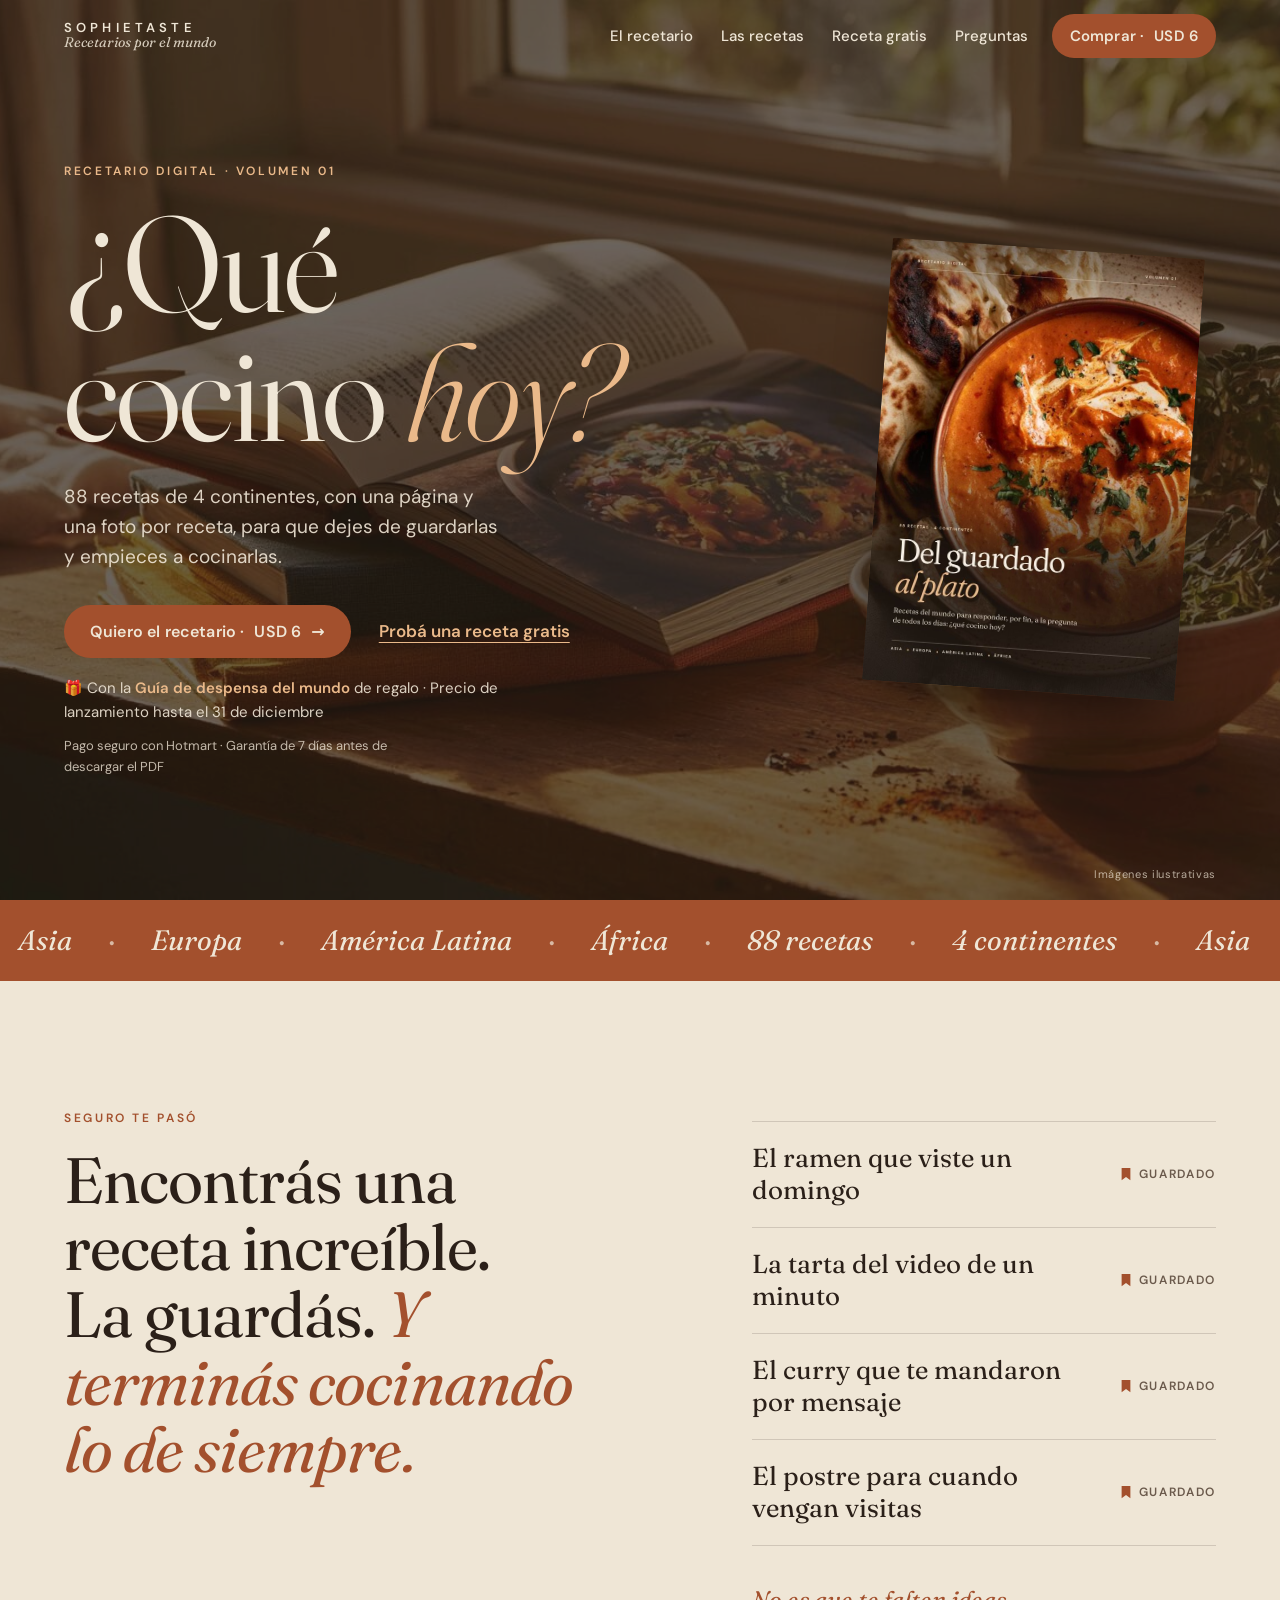
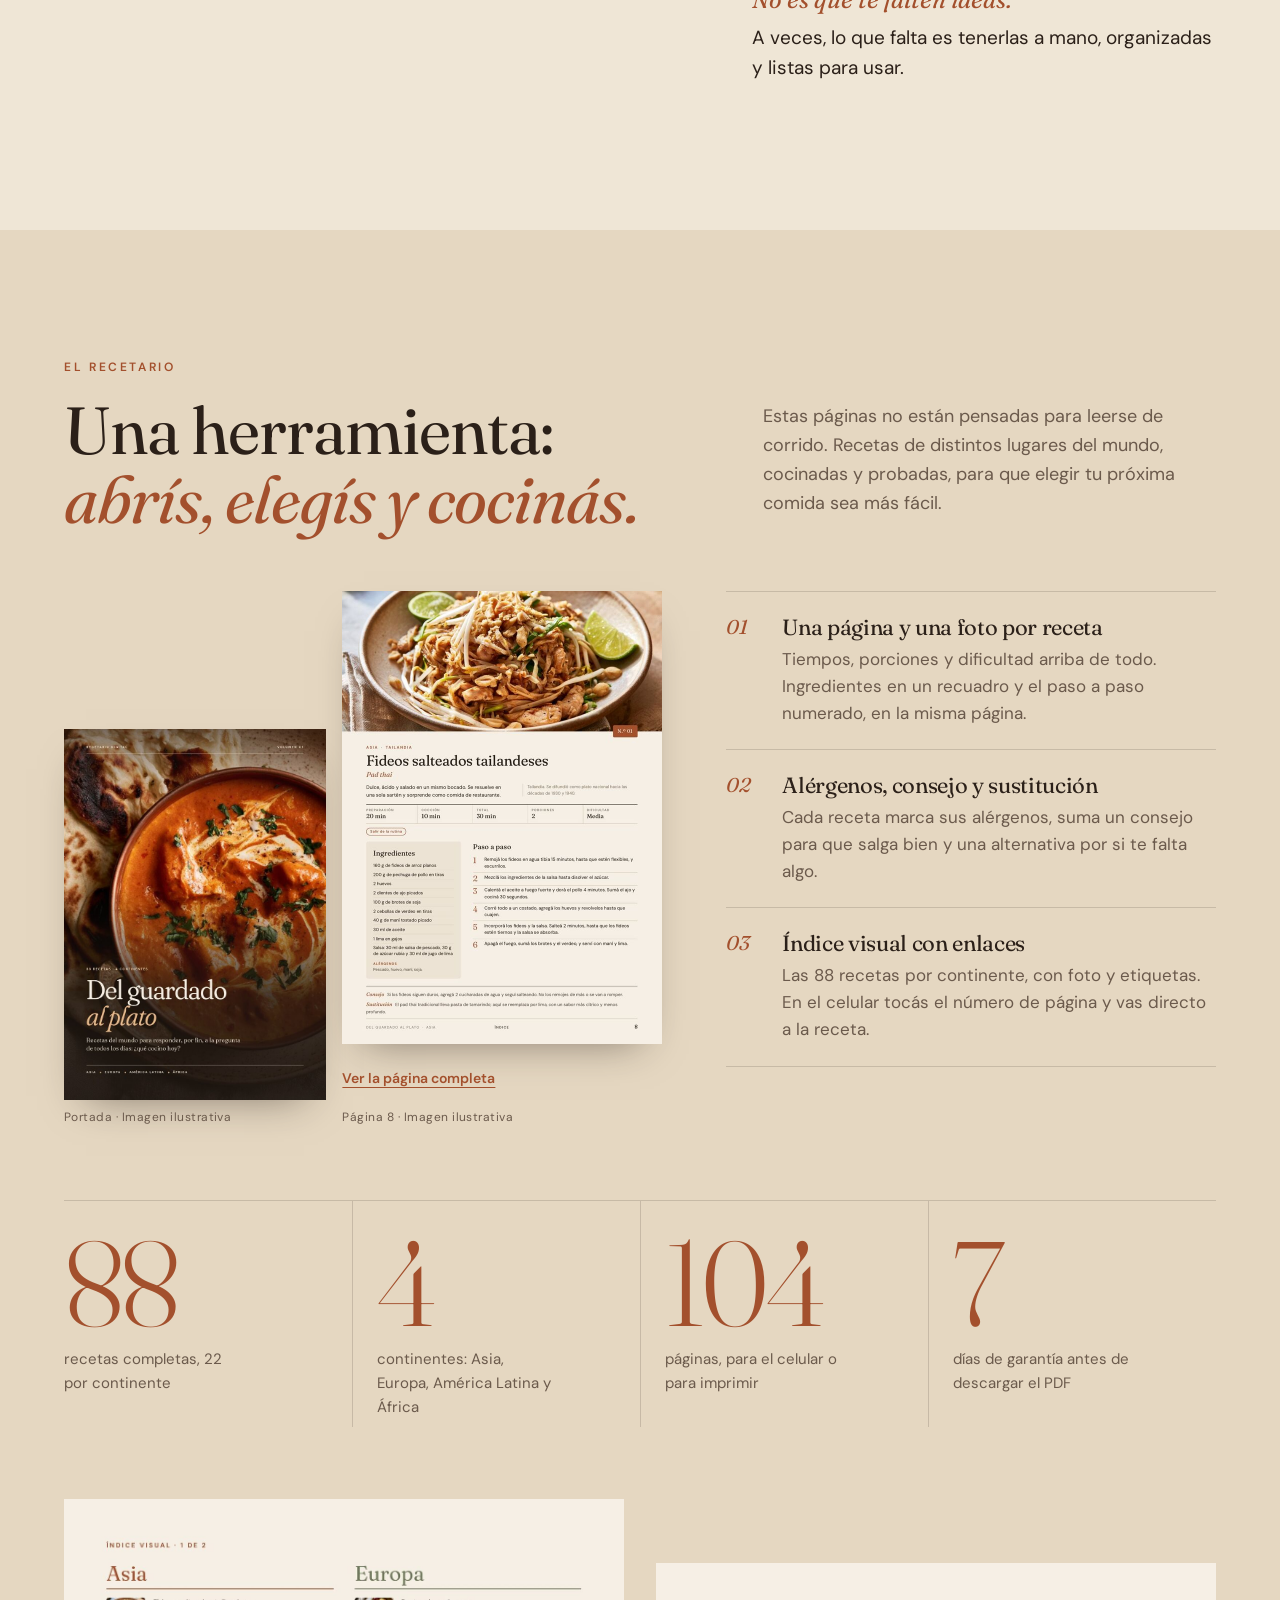
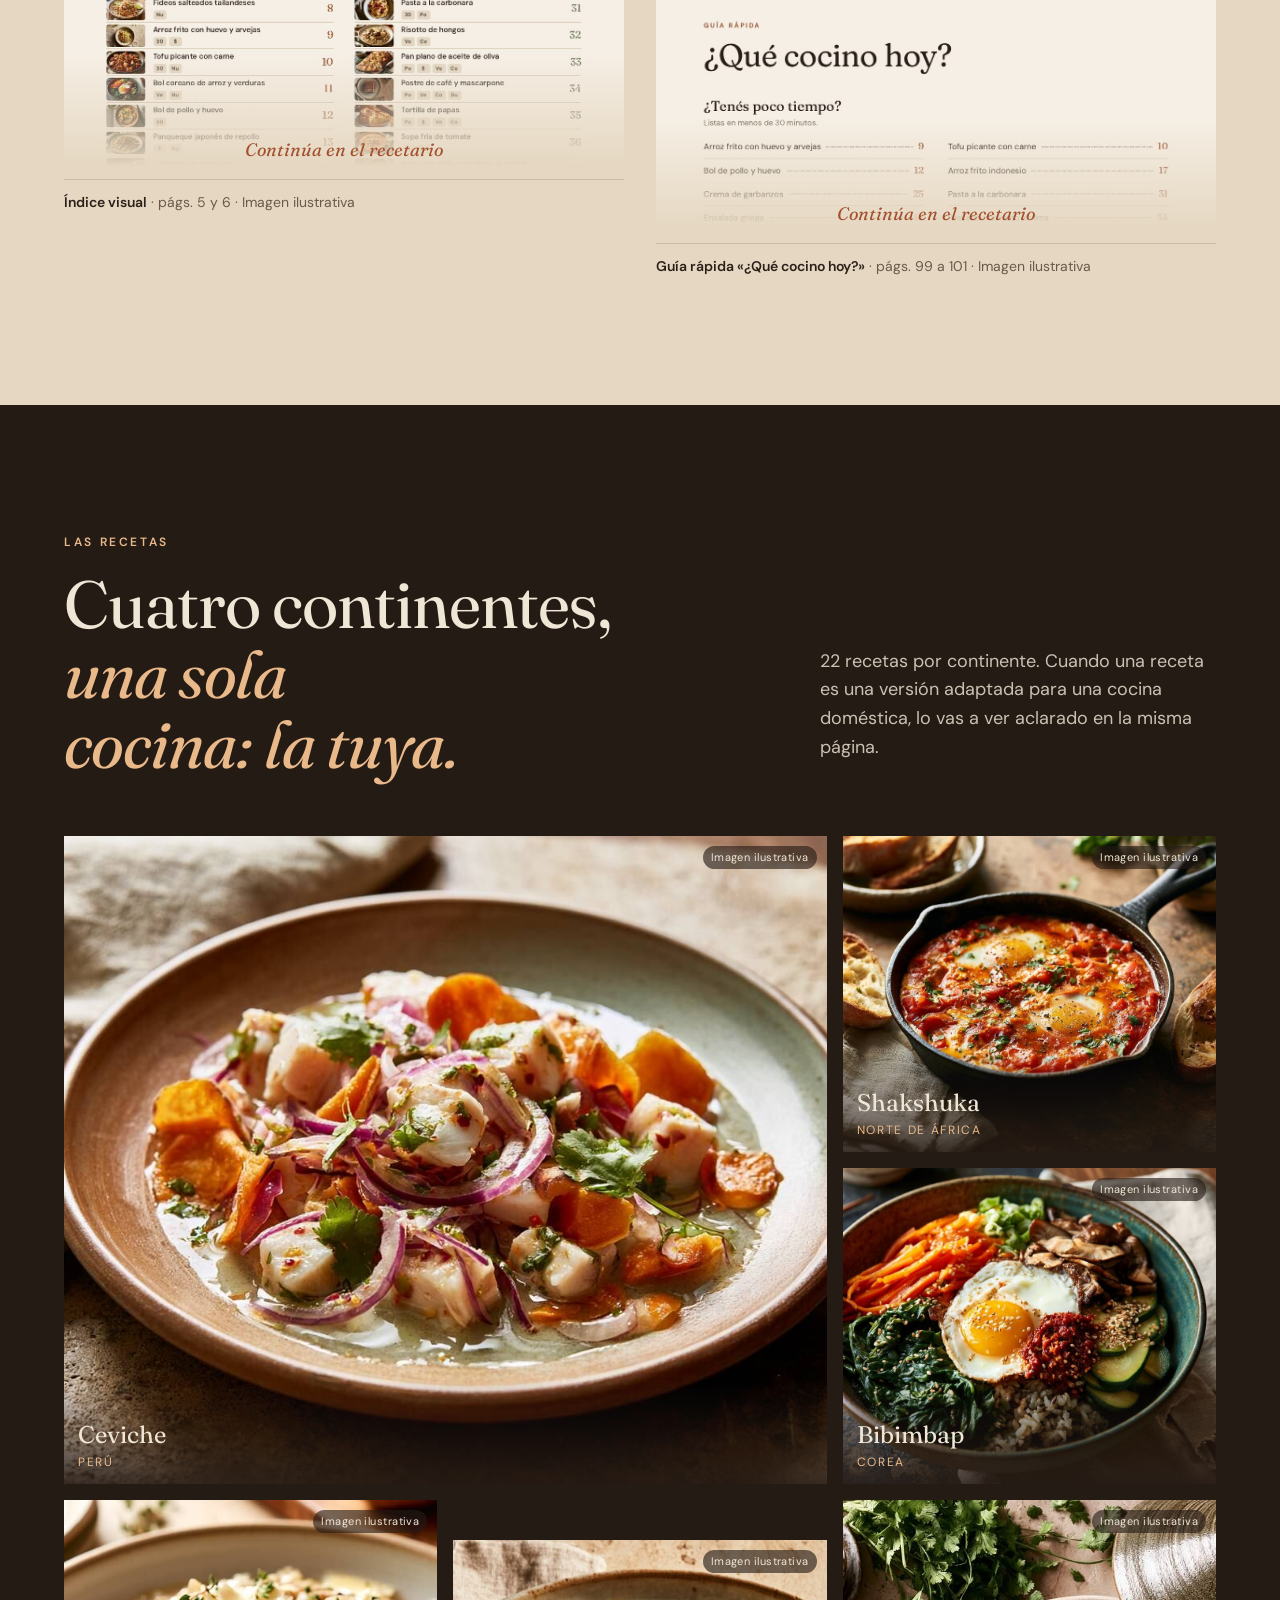
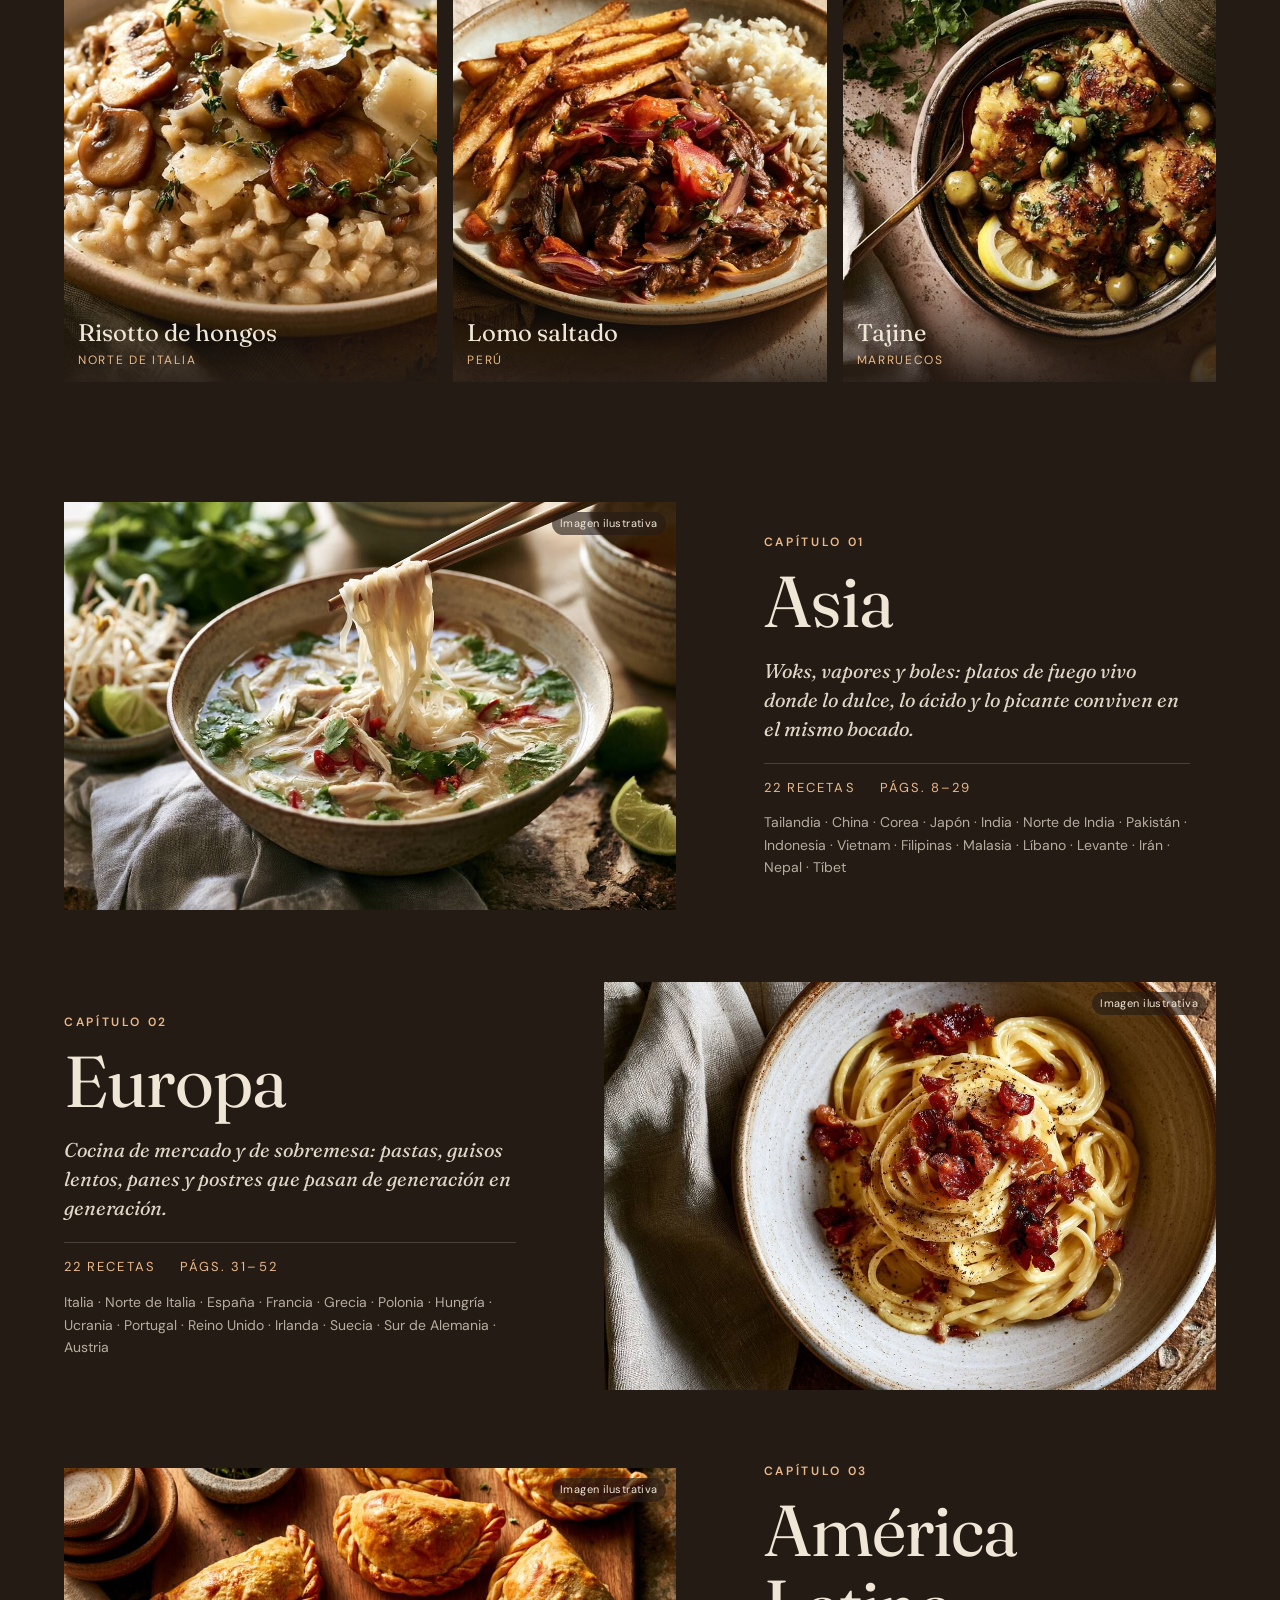
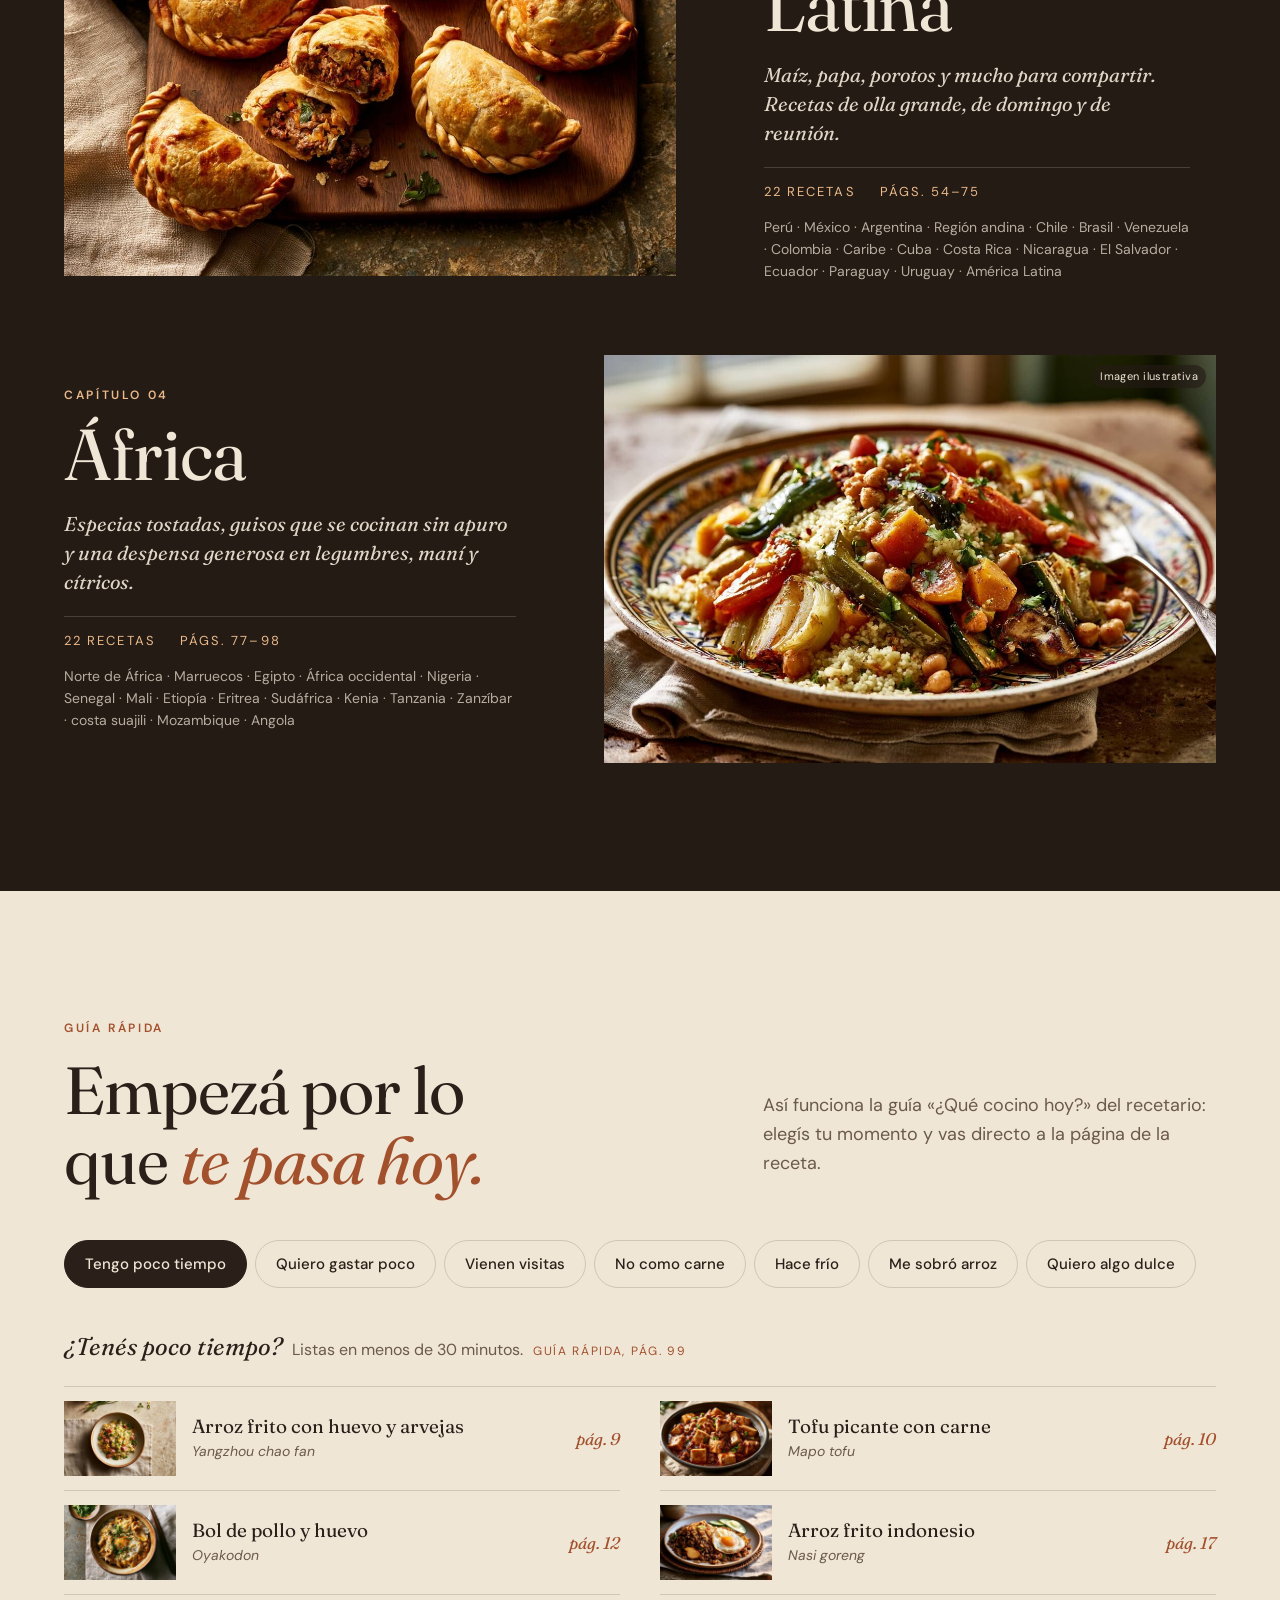
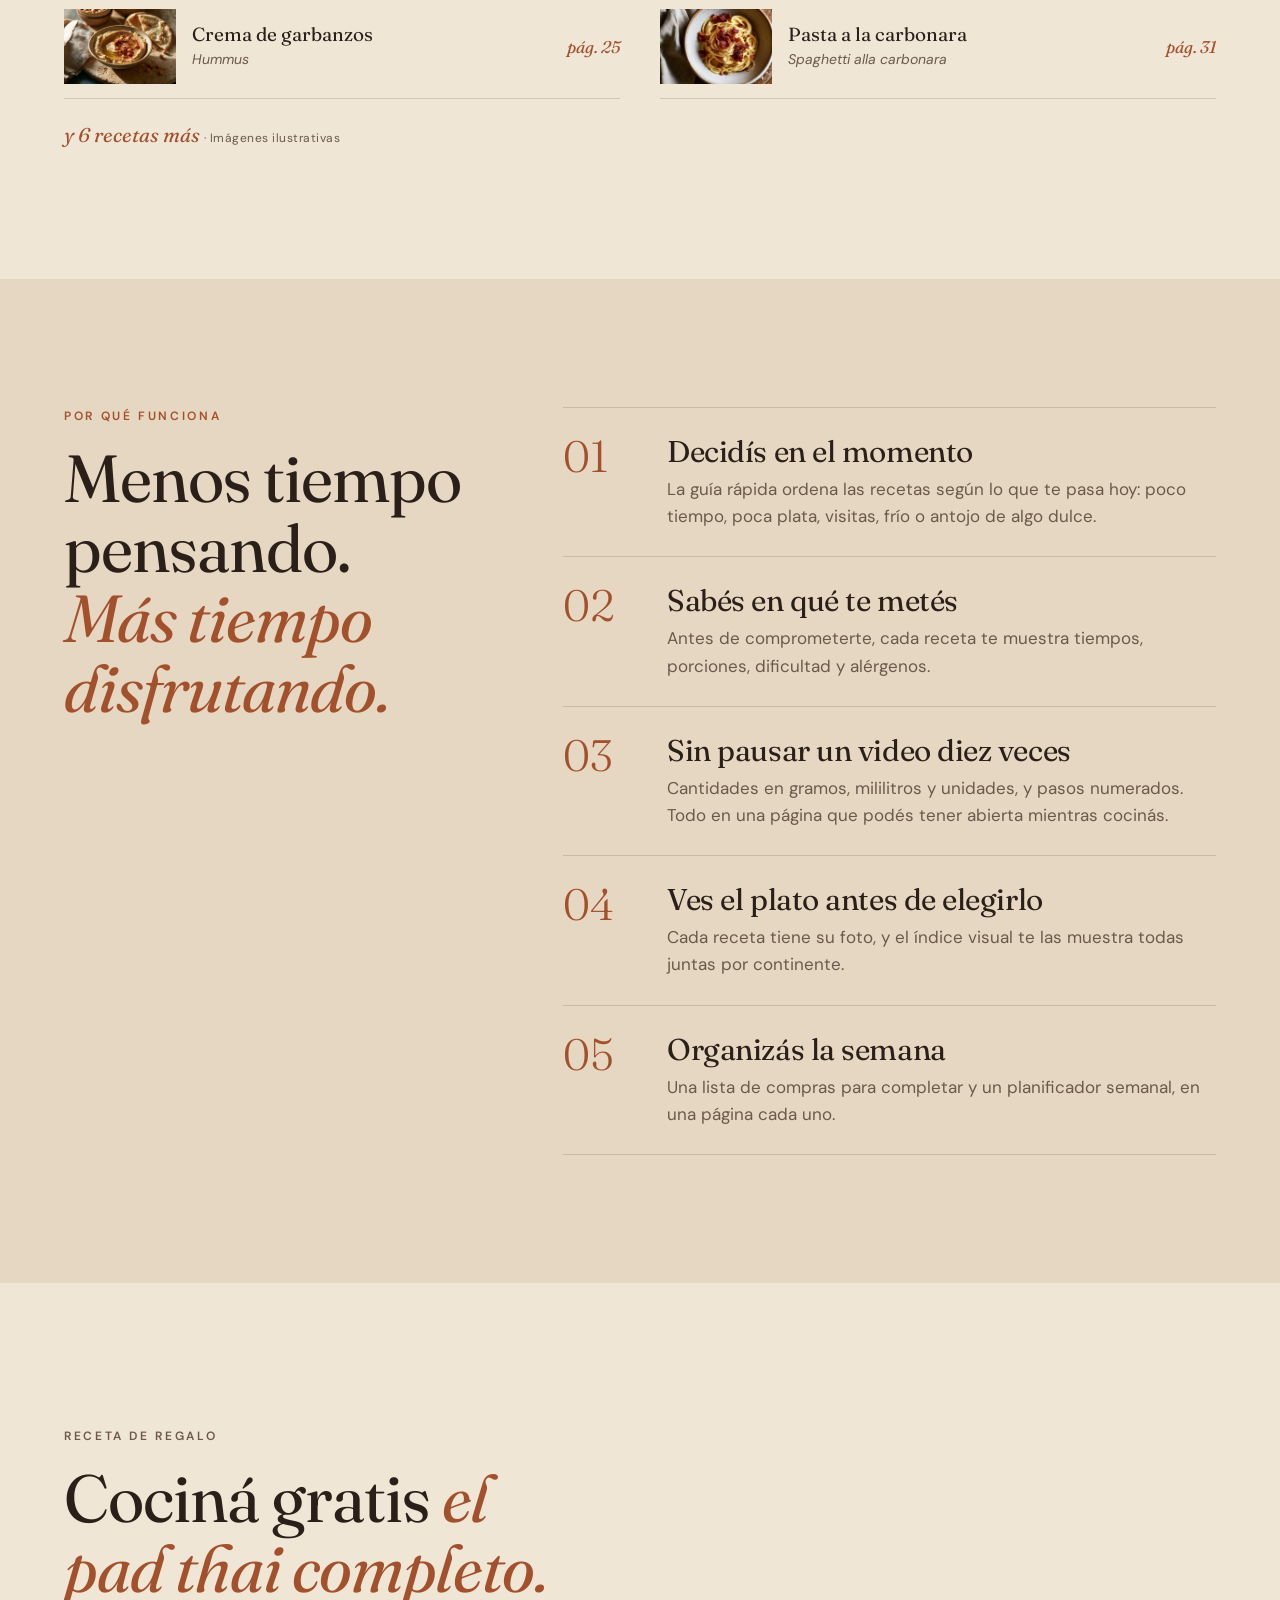
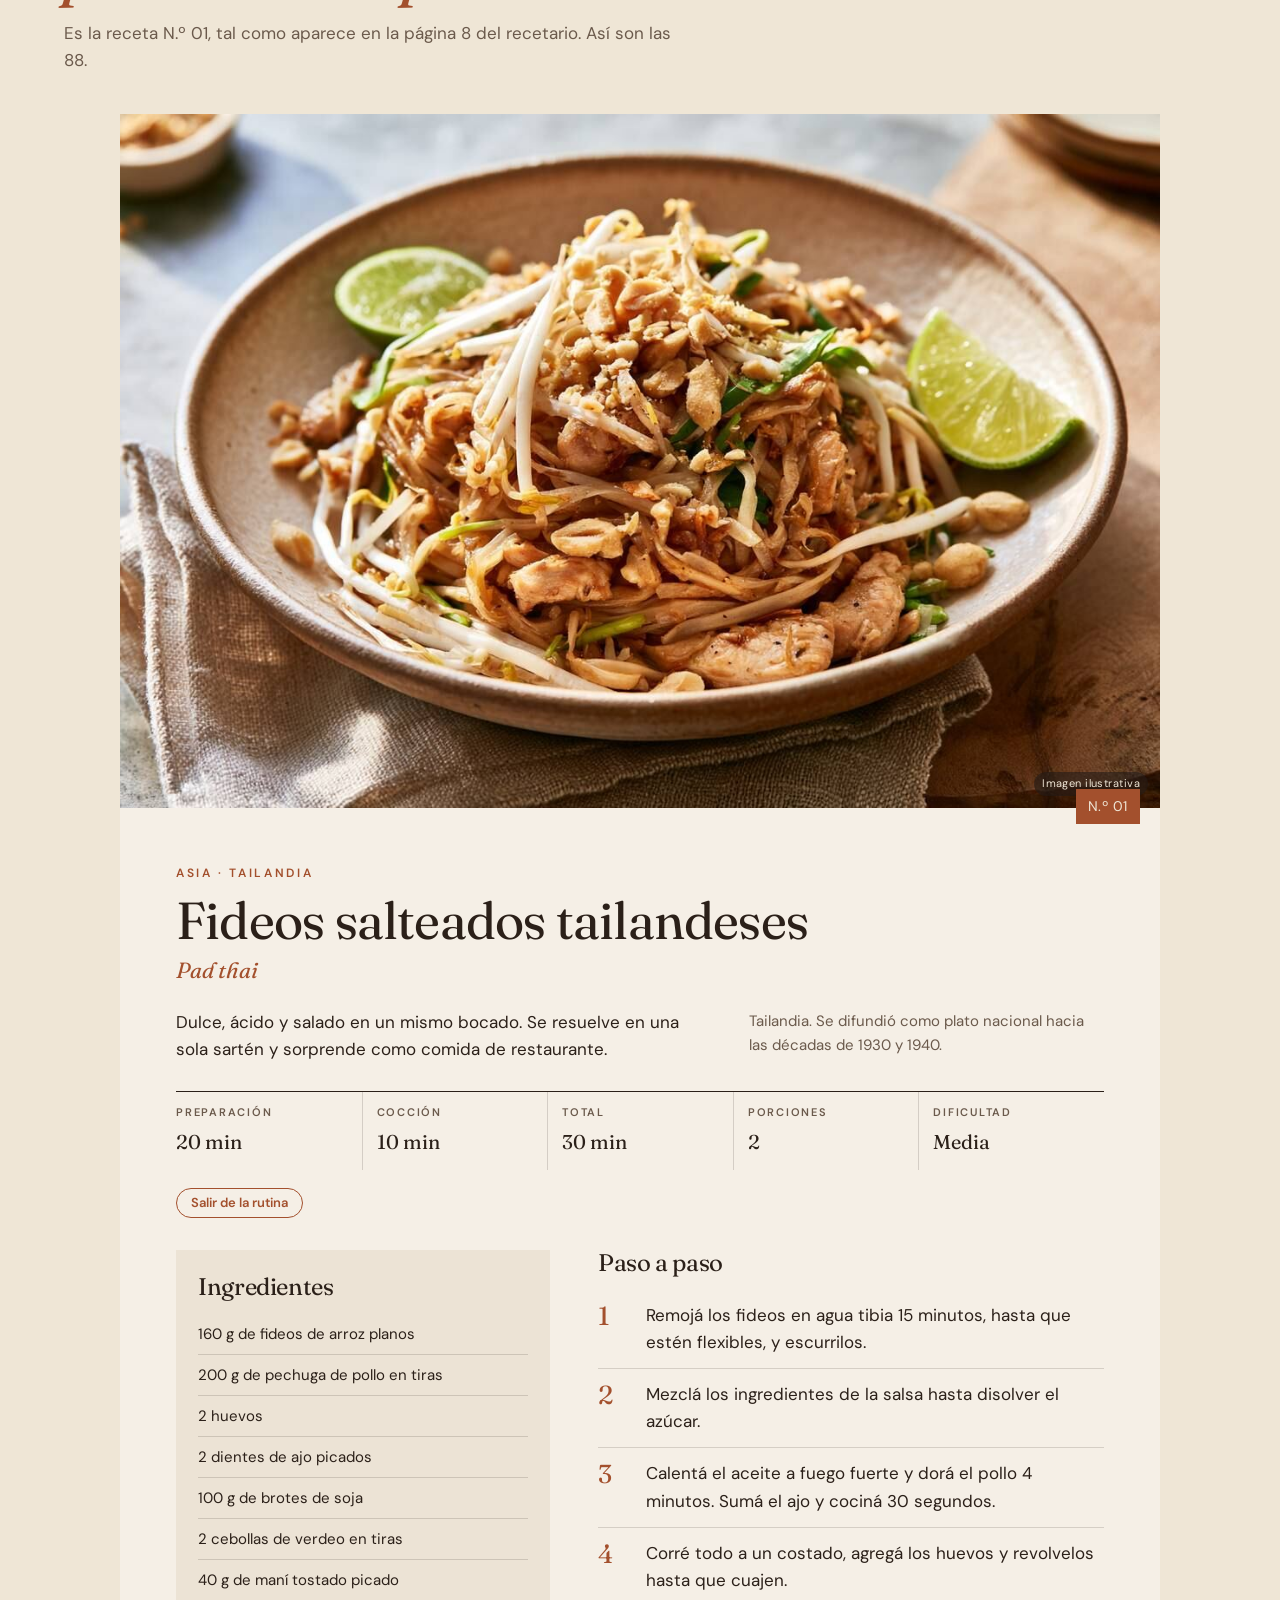
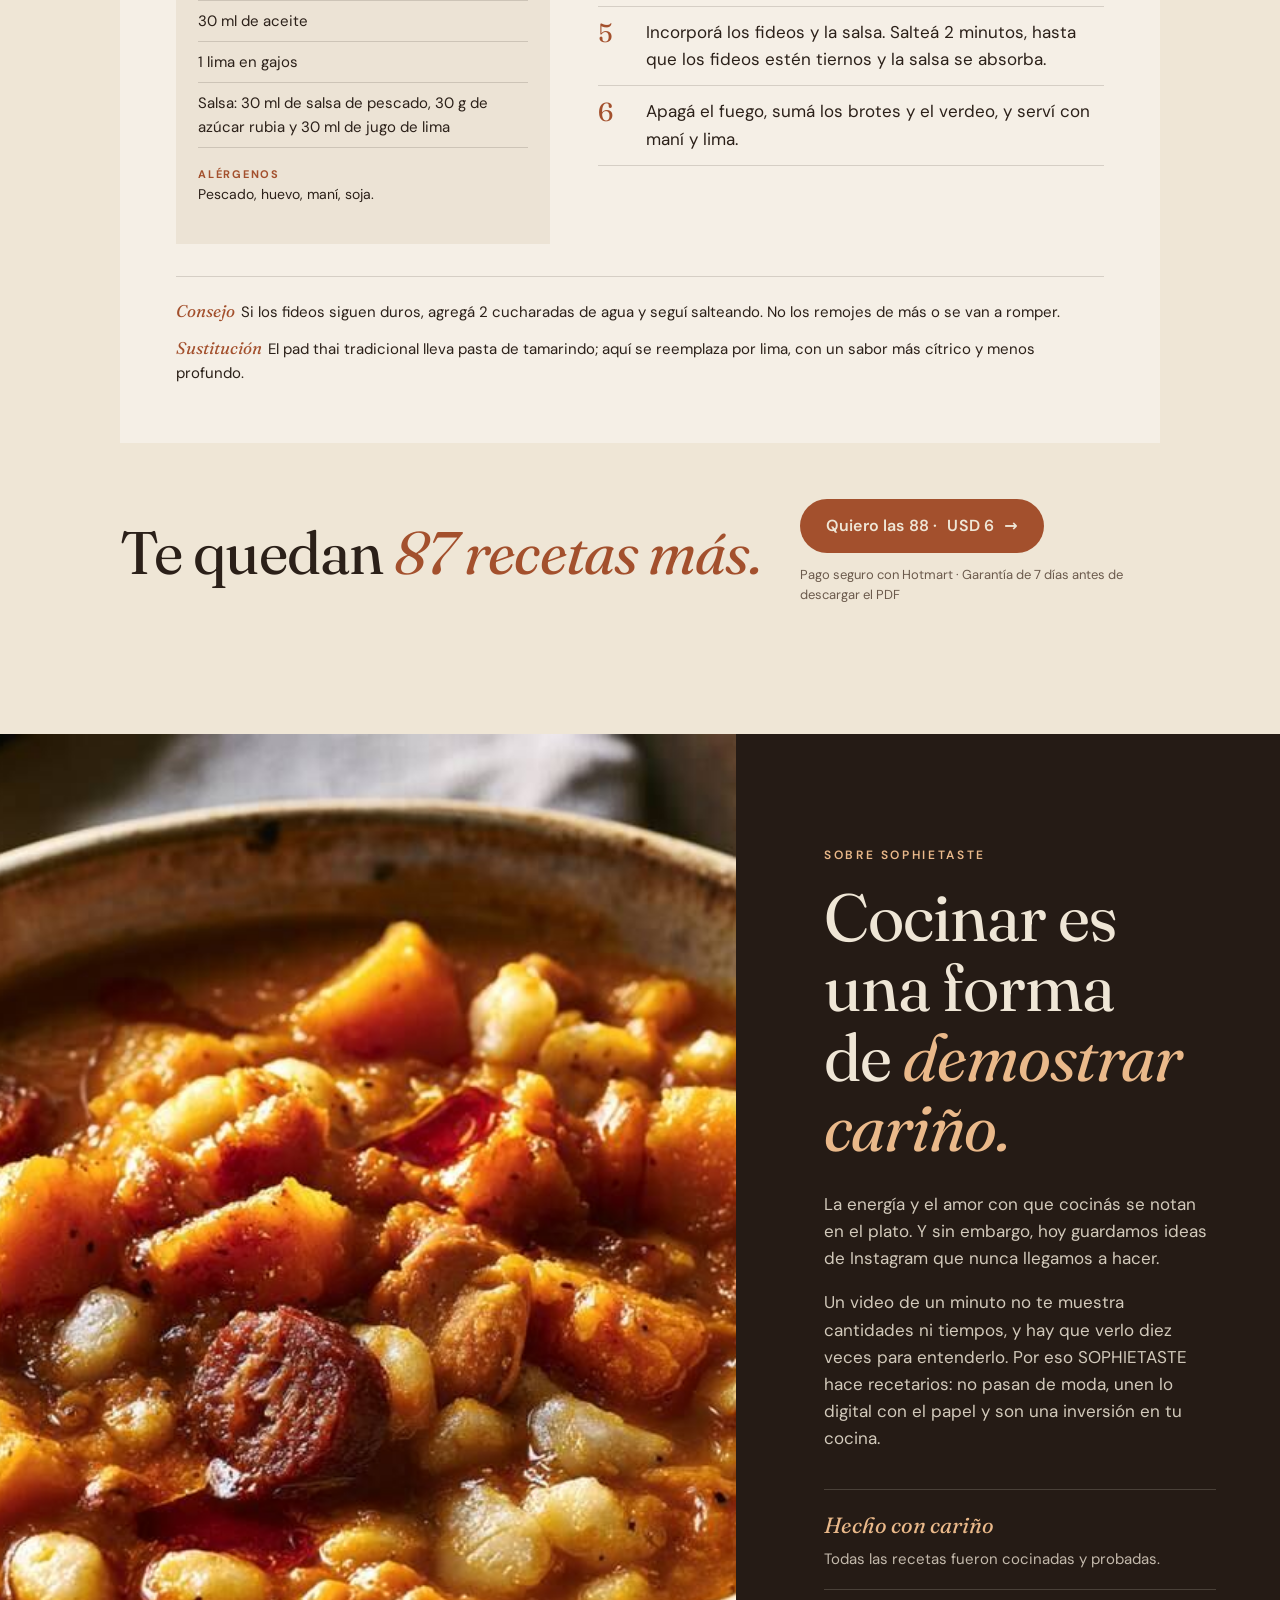
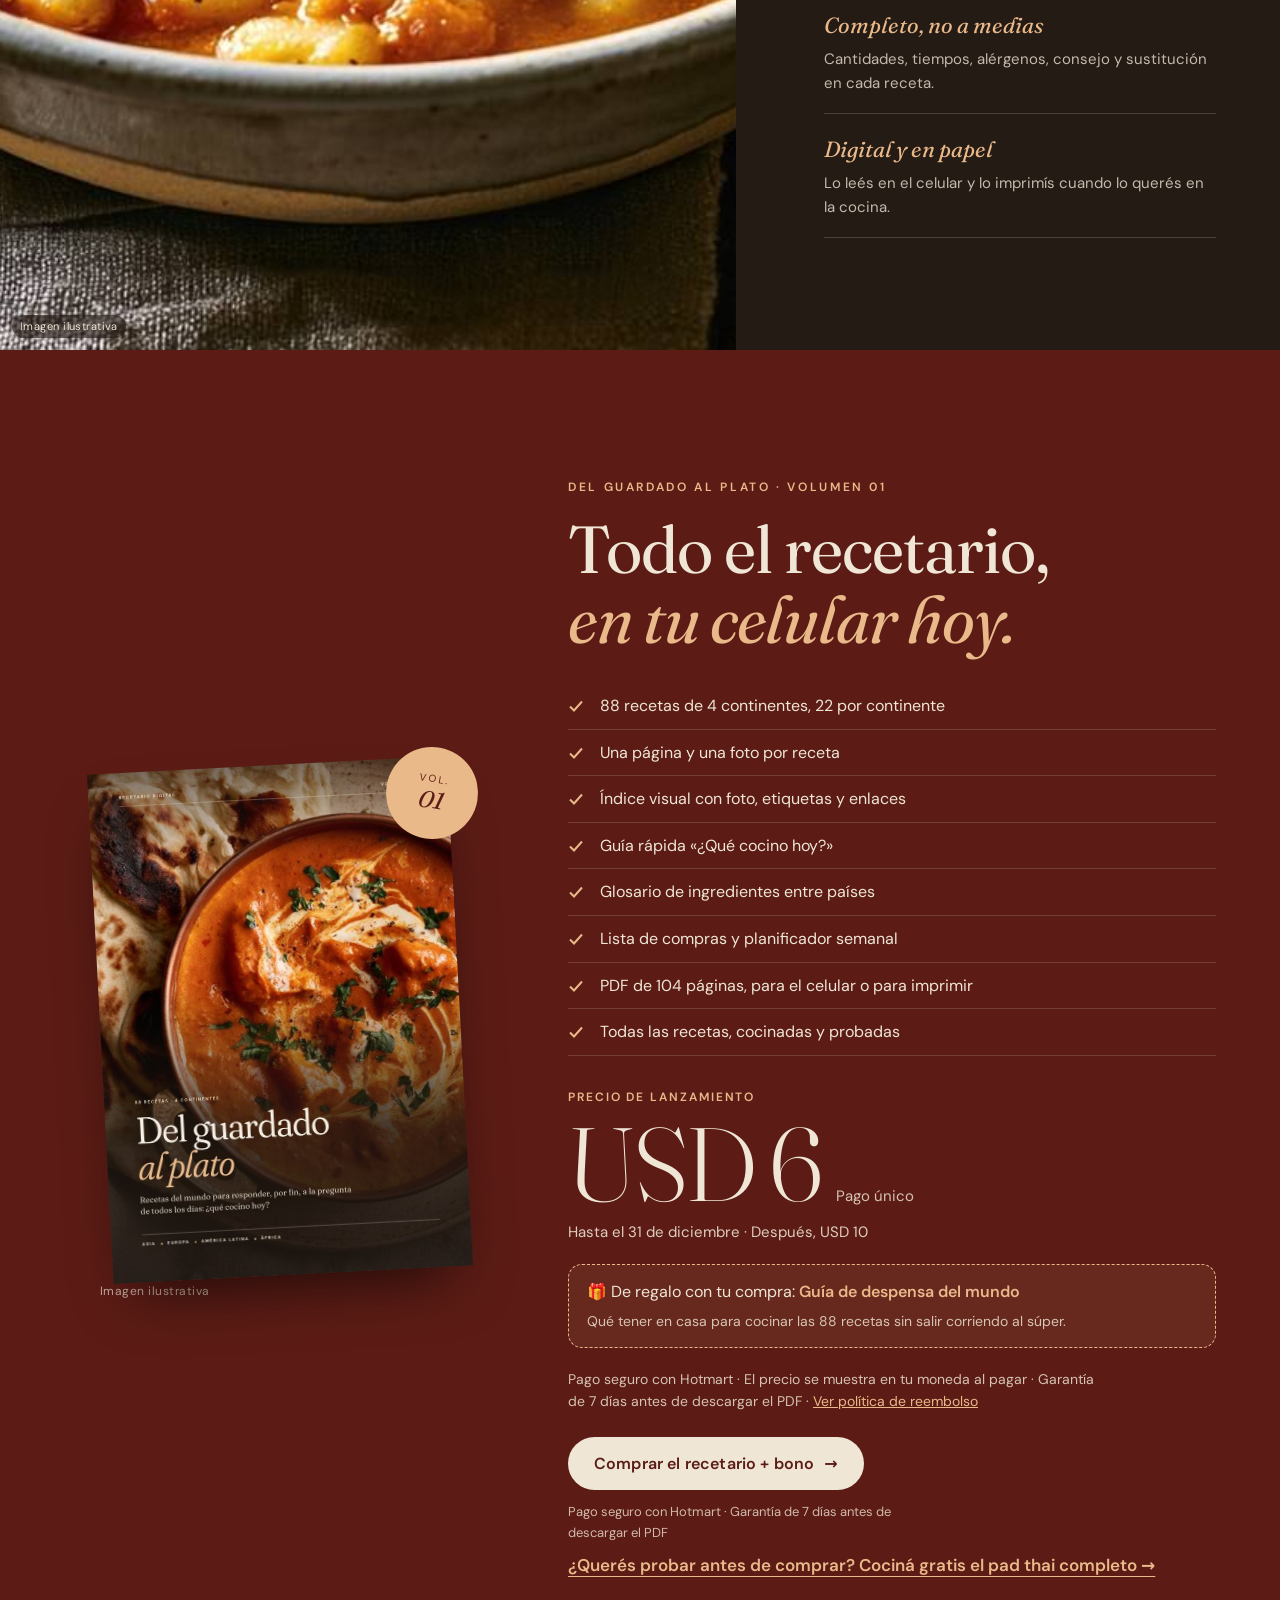
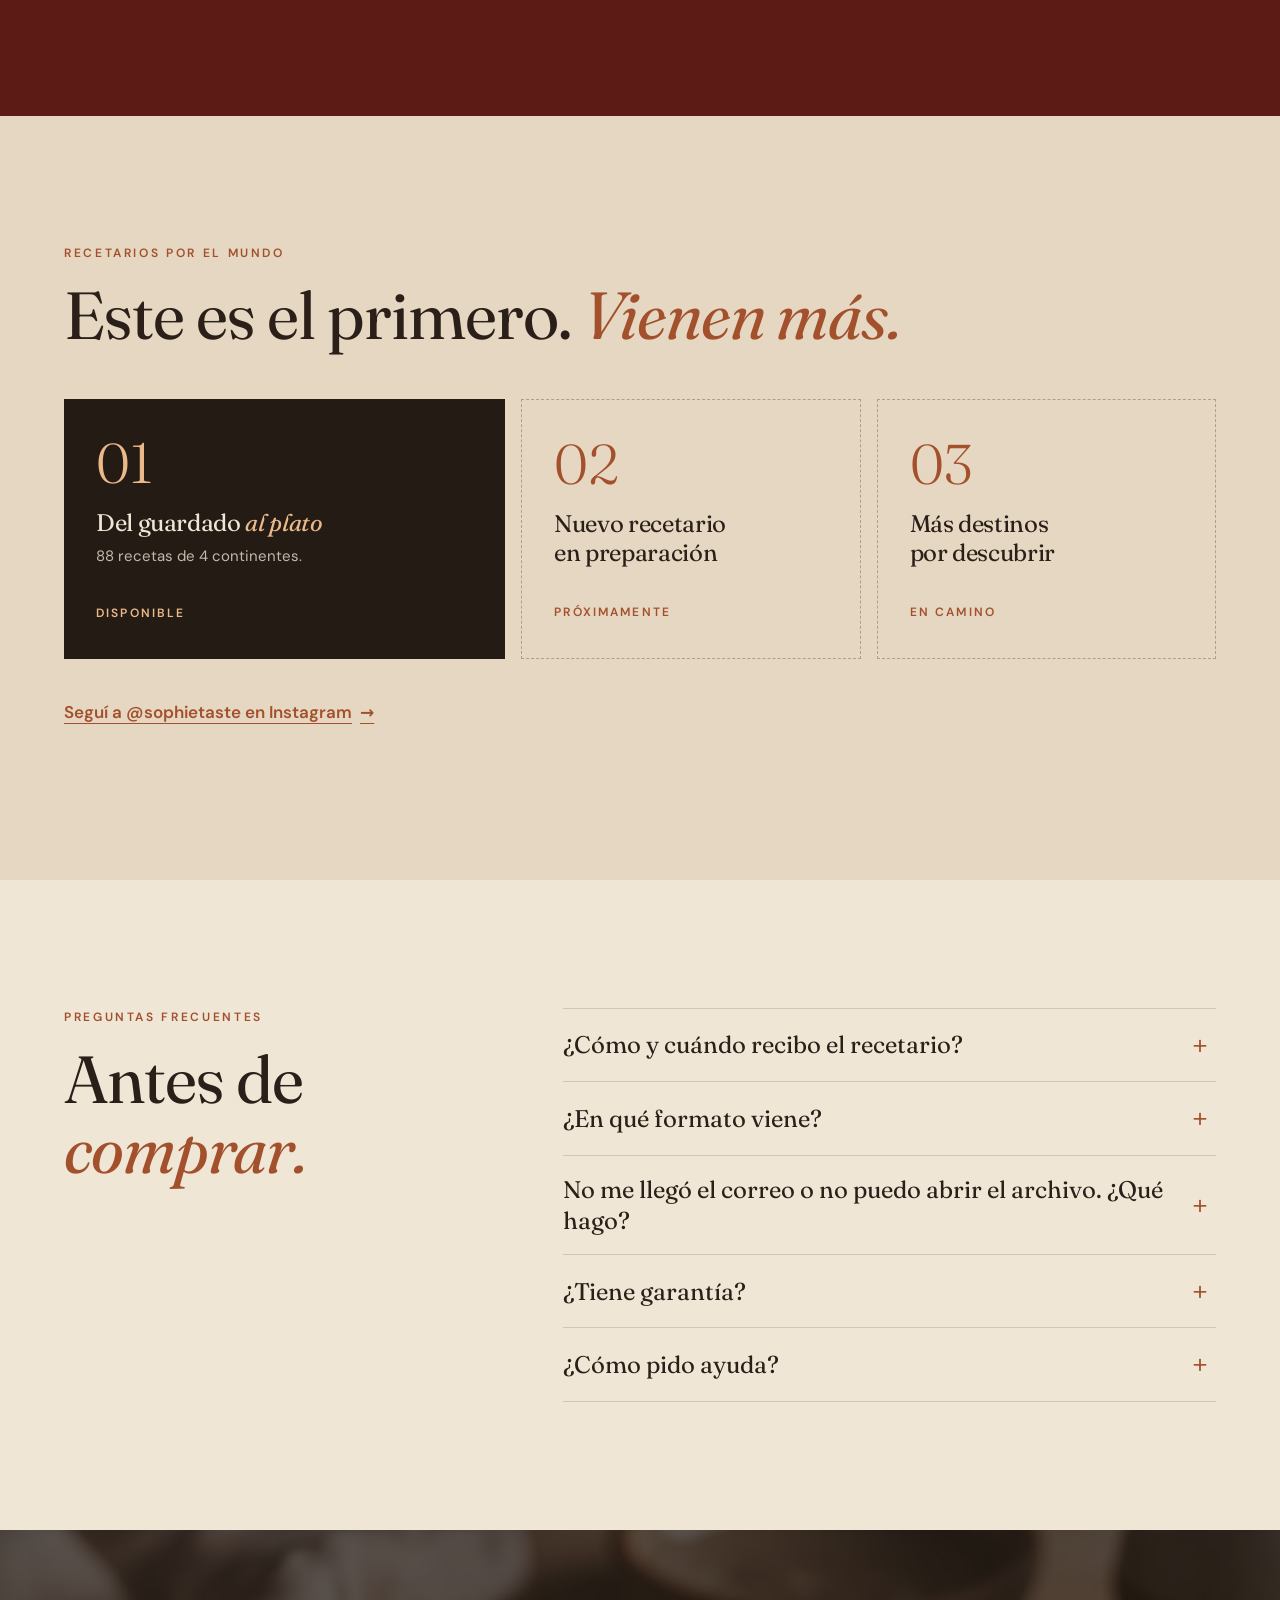
<file: index.html>
<!doctype html>
<html lang="es-AR" class="no-js">
<head>
<meta charset="utf-8">
<meta name="viewport" content="width=device-width, initial-scale=1, viewport-fit=cover">
<title>Del guardado al plato · Recetario digital · SOPHIETASTE</title>
<meta name="description" content="88 recetas de 4 continentes, con una página y una foto por receta. Recetario digital en PDF de 104 páginas para dejar de guardar recetas y empezar a cocinarlas. Precio de lanzamiento USD 6 hasta el 31 de diciembre, con la Guía de despensa del mundo de regalo.">
<link rel="canonical" href="https://sophietaste.netlify.app/">
<meta name="theme-color" content="#251b15">
<meta property="og:type" content="website">
<meta property="og:locale" content="es_AR">
<meta property="og:site_name" content="SOPHIETASTE">
<meta property="og:title" content="Del guardado al plato · Recetario digital · SOPHIETASTE">
<meta property="og:description" content="88 recetas de 4 continentes, con una página y una foto por receta. PDF de 104 páginas. USD 6 hasta el 31 de diciembre + Guía de despensa del mundo de regalo.">
<meta property="og:url" content="https://sophietaste.netlify.app/">
<meta property="og:image" content="https://sophietaste.netlify.app/img/portada-1200.jpg">
<meta property="og:image:width" content="1200">
<meta property="og:image:height" content="1698">
<meta property="og:image:alt" content="Portada del recetario Del guardado al plato">
<meta name="twitter:card" content="summary_large_image">
<link rel="icon" href="favicon.svg" type="image/svg+xml">
<link rel="preload" href="fonts/fraunces-latin-opsz-normal.woff2" as="font" type="font/woff2" crossorigin>
<link rel="preload" href="fonts/fraunces-latin-opsz-italic.woff2" as="font" type="font/woff2" crossorigin>
<link rel="preload" href="fonts/dm-sans-latin-wght-normal.woff2" as="font" type="font/woff2" crossorigin>
<link rel="preload" href="img/hero-ventana.jpg" as="image" fetchpriority="high">
<link rel="stylesheet" href="styles.css">
<script>document.documentElement.classList.remove('no-js');</script>
</head>
<body>
<a class="saltar" href="#contenido">Saltar al contenido</a>

<header class="nav" id="nav">
  <div class="wrap nav__in">
    <a class="marca" href="#inicio" aria-label="SOPHIETASTE, Recetarios por el mundo, ir al inicio">
      <span class="marca__nombre">SOPHIETASTE</span>
      <span class="marca__col">Recetarios por el mundo</span>
    </a>
    <nav class="nav__links" aria-label="Principal">
      <a href="#recetario">El recetario</a>
      <a href="#recetas">Las recetas</a>
      <a href="#regalo">Receta gratis</a>
      <a href="#preguntas">Preguntas</a>
    </nav>
    <a class="btn btn--chico nav__comprar" data-comprar href="https://pay.hotmart.com/C108411608Q?off=fpn26sij">Comprar · <span data-precio>USD 6</span></a>
    <button class="nav__menu" type="button" aria-expanded="false" aria-controls="nav-panel"><span></span><span class="sr">Menú</span></button>
  </div>
  <div class="nav__panel" id="nav-panel" hidden>
    <nav aria-label="Principal en celular">
      <a href="#recetario">El recetario</a>
      <a href="#recetas">Las recetas</a>
      <a href="#regalo">Receta gratis</a>
      <a href="#preguntas">Preguntas</a>
    </nav>
    <a class="btn" data-comprar href="https://pay.hotmart.com/C108411608Q?off=fpn26sij">Comprar · <span data-precio>USD 6</span></a>
  </div>
</header>

<main id="contenido" tabindex="-1">

<!-- 2. HERO -->
<section class="hero" id="inicio" aria-labelledby="hero-titulo">
  <div class="hero__fondo">
    <img src="img/hero-ventana.jpg" alt="" width="1200" height="800" fetchpriority="high">
  </div>
  <div class="wrap hero__grid">
    <div>
      <p class="etiqueta">Recetario digital · Volumen 01</p>
      <h1 id="hero-titulo">¿Qué cocino <em>hoy?</em></h1>
      <p class="hero__bajada">88 recetas de 4 continentes, con una página y una foto por receta, para que dejes de guardarlas y empieces a cocinarlas.</p>
      <div class="hero__acciones">
        <a class="btn" data-comprar href="https://pay.hotmart.com/C108411608Q?off=fpn26sij">Quiero el recetario · <span data-precio>USD 6</span> <span class="flecha" aria-hidden="true">→</span></a>
        <a class="link" href="#regalo">Probá una receta gratis</a>
      </div>
      <p class="hero__bono" data-lanzamiento><span aria-hidden="true">🎁</span> Con la <b>Guía de despensa del mundo</b> de regalo · Precio de lanzamiento hasta el 31 de diciembre</p>
      <p class="garantia">Pago seguro con Hotmart · Garantía de 7 días antes de descargar el PDF</p>
    </div>
    <div class="hero__libro">
      <figure>
        <img src="img/portada.jpg" alt="Portada del recetario Del guardado al plato, Volumen 01: 88 recetas, 4 continentes" width="720" height="1019">
      </figure>
    </div>
  </div>
  <p class="hero__leyenda">Imágenes ilustrativas</p>
</section>

<!-- 3. CINTA -->
<div class="cinta" aria-label="Asia, Europa, América Latina, África. 88 recetas, 4 continentes">
  <div class="cinta__pista">
    <div class="cinta__grupo"><span>Asia</span><span>Europa</span><span>América Latina</span><span>África</span><span>88 recetas</span><span>4 continentes</span></div>
    <div class="cinta__grupo" aria-hidden="true"><span>Asia</span><span>Europa</span><span>América Latina</span><span>África</span><span>88 recetas</span><span>4 continentes</span></div>
  </div>
</div>

<!-- 4. PROBLEMA -->
<section class="seccion problema" aria-labelledby="problema-titulo">
  <div class="wrap problema__grid">
    <div class="revela">
      <p class="etiqueta">Seguro te pasó</p>
      <h2 id="problema-titulo">Encontrás una receta increíble. La guardás. <em>Y terminás cocinando lo de siempre.</em></h2>
    </div>
    <div class="problema__lado revela">
      <ul class="guardados" aria-label="Recetas guardadas que nunca se cocinaron">
        <li>El ramen que viste un domingo <span class="marca-guardado"><svg viewBox="0 0 16 16" aria-hidden="true"><path d="M3 1h10v14l-5-3.5L3 15z"/></svg>Guardado</span></li>
        <li>La tarta del video de un minuto <span class="marca-guardado"><svg viewBox="0 0 16 16" aria-hidden="true"><path d="M3 1h10v14l-5-3.5L3 15z"/></svg>Guardado</span></li>
        <li>El curry que te mandaron por mensaje <span class="marca-guardado"><svg viewBox="0 0 16 16" aria-hidden="true"><path d="M3 1h10v14l-5-3.5L3 15z"/></svg>Guardado</span></li>
        <li>El postre para cuando vengan visitas <span class="marca-guardado"><svg viewBox="0 0 16 16" aria-hidden="true"><path d="M3 1h10v14l-5-3.5L3 15z"/></svg>Guardado</span></li>
      </ul>
      <p class="problema__cierre"><strong>No es que te falten ideas.</strong> A veces, lo que falta es tenerlas a mano, organizadas y listas para usar.</p>
    </div>
  </div>
</section>

<!-- 5. EL RECETARIO -->
<section class="seccion fondo-arena" id="recetario" aria-labelledby="recetario-titulo">
  <div class="wrap">
    <div class="recetario__cab revela">
      <div>
        <p class="etiqueta">El recetario</p>
        <h2 class="h-l" id="recetario-titulo">Una herramienta: <em>abrís, elegís y cocinás.</em></h2>
      </div>
      <p class="bajada">Estas páginas no están pensadas para leerse de corrido. Recetas de distintos lugares del mundo, cocinadas y probadas, para que elegir tu próxima comida sea más fácil.</p>
    </div>

    <div class="libro">
      <div class="libro__vista revela">
        <figure>
          <img src="img/portada.jpg" alt="Portada del recetario" width="720" height="1019" loading="lazy" decoding="async">
          <figcaption class="leyenda">Portada · Imagen ilustrativa</figcaption>
        </figure>
        <figure>
          <button class="ampliar" type="button" data-visor aria-haspopup="dialog">
            <img src="img/pagina-pad-thai.jpg" alt="Página 8 del recetario: receta de fideos salteados tailandeses (pad thai)" width="640" height="906" loading="lazy" decoding="async">
            <span class="ampliar__txt">Ver la página completa</span>
          </button>
          <figcaption class="leyenda">Página 8 · Imagen ilustrativa</figcaption>
        </figure>
      </div>
      <ol class="notas revela">
        <li>
          <h3>Una página y una foto por receta</h3>
          <p>Tiempos, porciones y dificultad arriba de todo. Ingredientes en un recuadro y el paso a paso numerado, en la misma página.</p>
        </li>
        <li>
          <h3>Alérgenos, consejo y sustitución</h3>
          <p>Cada receta marca sus alérgenos, suma un consejo para que salga bien y una alternativa por si te falta algo.</p>
        </li>
        <li>
          <h3>Índice visual con enlaces</h3>
          <p>Las 88 recetas por continente, con foto y etiquetas. En el celular tocás el número de página y vas directo a la receta.</p>
        </li>
      </ol>
    </div>

    <div class="cifras revela" role="list">
      <div class="cifra" role="listitem"><span class="cifra__n">88</span><span class="cifra__t">recetas completas, 22 por continente</span></div>
      <div class="cifra" role="listitem"><span class="cifra__n">4</span><span class="cifra__t">continentes: Asia, Europa, América Latina y África</span></div>
      <div class="cifra" role="listitem"><span class="cifra__n">104</span><span class="cifra__t">páginas, para el celular o para imprimir</span></div>
      <div class="cifra" role="listitem"><span class="cifra__n">7</span><span class="cifra__t">días de garantía antes de descargar el PDF</span></div>
    </div>

    <div class="vistazos">
      <figure class="vistazo revela">
        <div class="vistazo__marco">
          <img src="img/vistazo-indice.jpg" alt="Parte superior del índice visual: recetas de Asia y Europa con foto, etiquetas y número de página" width="1200" height="781" loading="lazy" decoding="async">
          <span class="vistazo__corte">Continúa en el recetario</span>
        </div>
        <figcaption><b>Índice visual</b> · págs. 5 y 6 · Imagen ilustrativa</figcaption>
      </figure>
      <figure class="vistazo revela">
        <div class="vistazo__marco">
          <img src="img/vistazo-guia.jpg" alt="Parte superior de la guía rápida ¿Qué cocino hoy?, con recetas para cuando tenés poco tiempo" width="1200" height="781" loading="lazy" decoding="async">
          <span class="vistazo__corte">Continúa en el recetario</span>
        </div>
        <figcaption><b>Guía rápida «¿Qué cocino hoy?»</b> · págs. 99 a 101 · Imagen ilustrativa</figcaption>
      </figure>
    </div>
  </div>
</section>

<dialog class="visor" id="visor" aria-label="Página 8 del recetario, ampliada">
  <button class="visor__cerrar" type="button" data-cerrar>Cerrar <span aria-hidden="true">✕</span></button>
  <div class="visor__in">
    <img src="img/pagina-pad-thai-1200.jpg" alt="Página 8 del recetario: receta completa de fideos salteados tailandeses (pad thai), con foto, ingredientes y paso a paso" width="1200" height="1698" loading="lazy" decoding="async">
    <p class="leyenda">Página 8 del recetario · Imagen ilustrativa</p>
  </div>
</dialog>

<!-- 6. EXPERIENCIA GASTRONÓMICA -->
<section class="seccion oscuro experiencia" id="recetas" aria-labelledby="recetas-titulo">
  <div class="wrap">
    <div class="experiencia__cab revela">
      <div>
        <p class="etiqueta">Las recetas</p>
        <h2 class="h-l" id="recetas-titulo">Cuatro continentes, <em>una sola cocina: la tuya.</em></h2>
      </div>
      <p class="bajada">22 recetas por continente. Cuando una receta es una versión adaptada para una cocina doméstica, lo vas a ver aclarado en la misma página.</p>
    </div>

    <div class="mosaico">
      <figure class="plato plato--a revela">
        <img src="img/ceviche.jpg" alt="Ceviche: pescado marinado en lima" width="1200" height="800" loading="lazy" decoding="async">
        <figcaption><span class="plato__nombre">Ceviche</span><span class="plato__pais">Perú</span></figcaption>
        <span class="plato__ilus">Imagen ilustrativa</span>
      </figure>
      <figure class="plato plato--b revela">
        <img src="img/shakshuka.jpg" alt="Shakshuka: huevos en salsa de tomate especiada" width="1200" height="800" loading="lazy" decoding="async">
        <figcaption><span class="plato__nombre">Shakshuka</span><span class="plato__pais">Norte de África</span></figcaption>
        <span class="plato__ilus">Imagen ilustrativa</span>
      </figure>
      <figure class="plato plato--c revela">
        <img src="img/bibimbap.jpg" alt="Bibimbap: bol coreano de arroz y verduras" width="1200" height="800" loading="lazy" decoding="async">
        <figcaption><span class="plato__nombre">Bibimbap</span><span class="plato__pais">Corea</span></figcaption>
        <span class="plato__ilus">Imagen ilustrativa</span>
      </figure>
      <figure class="plato plato--d revela">
        <img src="img/risotto-hongos.jpg" alt="Risotto de hongos" width="1200" height="800" loading="lazy" decoding="async">
        <figcaption><span class="plato__nombre">Risotto de hongos</span><span class="plato__pais">Norte de Italia</span></figcaption>
        <span class="plato__ilus">Imagen ilustrativa</span>
      </figure>
      <figure class="plato plato--e revela">
        <img src="img/lomo-saltado.jpg" alt="Lomo saltado: salteado de carne con papas" width="1200" height="800" loading="lazy" decoding="async">
        <figcaption><span class="plato__nombre">Lomo saltado</span><span class="plato__pais">Perú</span></figcaption>
        <span class="plato__ilus">Imagen ilustrativa</span>
      </figure>
      <figure class="plato plato--f revela">
        <img src="img/tajine.jpg" alt="Tajine djaj: pollo con limón y aceitunas" width="1200" height="800" loading="lazy" decoding="async">
        <figcaption><span class="plato__nombre">Tajine</span><span class="plato__pais">Marruecos</span></figcaption>
        <span class="plato__ilus">Imagen ilustrativa</span>
      </figure>
    </div>

    <ol class="capitulos">
      <li class="capitulo revela">
        <figure class="plato">
          <img src="img/cap-asia.jpg" alt="Foto de apertura del capítulo Asia: sopa de fideos con pollo" width="1200" height="800" loading="lazy" decoding="async">
          <span class="plato__ilus">Imagen ilustrativa</span>
        </figure>
        <div class="capitulo__txt">
          <p class="capitulo__num">Capítulo 01</p>
          <h3>Asia</h3>
          <p class="capitulo__intro">Woks, vapores y boles: platos de fuego vivo donde lo dulce, lo ácido y lo picante conviven en el mismo bocado.</p>
          <p class="capitulo__datos"><span>22 recetas</span><span>Págs. 8–29</span></p>
          <p class="capitulo__paises">Tailandia · China · Corea · Japón · India · Norte de India · Pakistán · Indonesia · Vietnam · Filipinas · Malasia · Líbano · Levante · Irán · Nepal · Tíbet</p>
        </div>
      </li>
      <li class="capitulo revela">
        <figure class="plato">
          <img src="img/cap-europa.jpg" alt="Foto de apertura del capítulo Europa: pasta a la carbonara" width="1200" height="800" loading="lazy" decoding="async">
          <span class="plato__ilus">Imagen ilustrativa</span>
        </figure>
        <div class="capitulo__txt">
          <p class="capitulo__num">Capítulo 02</p>
          <h3>Europa</h3>
          <p class="capitulo__intro">Cocina de mercado y de sobremesa: pastas, guisos lentos, panes y postres que pasan de generación en generación.</p>
          <p class="capitulo__datos"><span>22 recetas</span><span>Págs. 31–52</span></p>
          <p class="capitulo__paises">Italia · Norte de Italia · España · Francia · Grecia · Polonia · Hungría · Ucrania · Portugal · Reino Unido · Irlanda · Suecia · Sur de Alemania · Austria</p>
        </div>
      </li>
      <li class="capitulo revela">
        <figure class="plato">
          <img src="img/cap-america-latina.jpg" alt="Foto de apertura del capítulo América Latina: empanadas de carne al horno" width="1200" height="800" loading="lazy" decoding="async">
          <span class="plato__ilus">Imagen ilustrativa</span>
        </figure>
        <div class="capitulo__txt">
          <p class="capitulo__num">Capítulo 03</p>
          <h3>América Latina</h3>
          <p class="capitulo__intro">Maíz, papa, porotos y mucho para compartir. Recetas de olla grande, de domingo y de reunión.</p>
          <p class="capitulo__datos"><span>22 recetas</span><span>Págs. 54–75</span></p>
          <p class="capitulo__paises">Perú · México · Argentina · Región andina · Chile · Brasil · Venezuela · Colombia · Caribe · Cuba · Costa Rica · Nicaragua · El Salvador · Ecuador · Paraguay · Uruguay · América Latina</p>
        </div>
      </li>
      <li class="capitulo revela">
        <figure class="plato">
          <img src="img/cap-africa.jpg" alt="Foto de apertura del capítulo África: cuscús con verduras" width="1200" height="800" loading="lazy" decoding="async">
          <span class="plato__ilus">Imagen ilustrativa</span>
        </figure>
        <div class="capitulo__txt">
          <p class="capitulo__num">Capítulo 04</p>
          <h3>África</h3>
          <p class="capitulo__intro">Especias tostadas, guisos que se cocinan sin apuro y una despensa generosa en legumbres, maní y cítricos.</p>
          <p class="capitulo__datos"><span>22 recetas</span><span>Págs. 77–98</span></p>
          <p class="capitulo__paises">Norte de África · Marruecos · Egipto · África occidental · Nigeria · Senegal · Mali · Etiopía · Eritrea · Sudáfrica · Kenia · Tanzania · Zanzíbar · costa suajili · Mozambique · Angola</p>
        </div>
      </li>
    </ol>
  </div>
</section>

<!-- 7. GUÍA RÁPIDA -->
<section class="seccion guia" id="guia" aria-labelledby="guia-titulo">
  <div class="wrap">
    <div class="guia__cab revela">
      <div>
        <p class="etiqueta">Guía rápida</p>
        <h2 class="h-l" id="guia-titulo">Empezá por lo que <em>te pasa hoy.</em></h2>
      </div>
      <p class="bajada">Así funciona la guía «¿Qué cocino hoy?» del recetario: elegís tu momento y vas directo a la página de la receta.</p>
    </div>
<div class="tabs" role="tablist" aria-label="Elegí tu momento">
<button class="tab" role="tab" id="tab-tiempo" aria-controls="panel-tiempo" aria-selected="true">Tengo poco tiempo</button>
<button class="tab" role="tab" id="tab-economico" aria-controls="panel-economico" aria-selected="false" tabindex="-1">Quiero gastar poco</button>
<button class="tab" role="tab" id="tab-visitas" aria-controls="panel-visitas" aria-selected="false" tabindex="-1">Vienen visitas</button>
<button class="tab" role="tab" id="tab-sincarne" aria-controls="panel-sincarne" aria-selected="false" tabindex="-1">No como carne</button>
<button class="tab" role="tab" id="tab-frio" aria-controls="panel-frio" aria-selected="false" tabindex="-1">Hace frío</button>
<button class="tab" role="tab" id="tab-arroz" aria-controls="panel-arroz" aria-selected="false" tabindex="-1">Me sobró arroz</button>
<button class="tab" role="tab" id="tab-dulce" aria-controls="panel-dulce" aria-selected="false" tabindex="-1">Quiero algo dulce</button>
</div>
<div class="panel" role="tabpanel" id="panel-tiempo" aria-labelledby="tab-tiempo" tabindex="0">
<p class="panel__q"><span>¿Tenés poco tiempo?</span> Listas en menos de 30 minutos. <span class="panel__src">Guía rápida, pág. 99</span></p>
<ol class="picks">
<li class="pick"><img src="img/guia/p009.jpg" alt="" width="480" height="320" loading="lazy" decoding="async"><span class="pick__txt"><span class="pick__name">Arroz frito con huevo y arvejas</span><span class="pick__orig">Yangzhou chao fan</span></span><span class="pick__pg"><span class="sr">página </span>pág. 9</span></li>
<li class="pick"><img src="img/guia/p010.jpg" alt="" width="480" height="320" loading="lazy" decoding="async"><span class="pick__txt"><span class="pick__name">Tofu picante con carne</span><span class="pick__orig">Mapo tofu</span></span><span class="pick__pg"><span class="sr">página </span>pág. 10</span></li>
<li class="pick"><img src="img/guia/p012.jpg" alt="" width="480" height="320" loading="lazy" decoding="async"><span class="pick__txt"><span class="pick__name">Bol de pollo y huevo</span><span class="pick__orig">Oyakodon</span></span><span class="pick__pg"><span class="sr">página </span>pág. 12</span></li>
<li class="pick"><img src="img/guia/p017.jpg" alt="" width="480" height="320" loading="lazy" decoding="async"><span class="pick__txt"><span class="pick__name">Arroz frito indonesio</span><span class="pick__orig">Nasi goreng</span></span><span class="pick__pg"><span class="sr">página </span>pág. 17</span></li>
<li class="pick"><img src="img/guia/p025.jpg" alt="" width="480" height="320" loading="lazy" decoding="async"><span class="pick__txt"><span class="pick__name">Crema de garbanzos</span><span class="pick__orig">Hummus</span></span><span class="pick__pg"><span class="sr">página </span>pág. 25</span></li>
<li class="pick"><img src="img/guia/p031.jpg" alt="" width="480" height="320" loading="lazy" decoding="async"><span class="pick__txt"><span class="pick__name">Pasta a la carbonara</span><span class="pick__orig">Spaghetti alla carbonara</span></span><span class="pick__pg"><span class="sr">página </span>pág. 31</span></li>
</ol>
<p class="panel__more">y 6 recetas más <span>· Imágenes ilustrativas</span></p>
</div>
<div class="panel" role="tabpanel" id="panel-economico" aria-labelledby="tab-economico" tabindex="0" hidden>
<p class="panel__q"><span>¿Buscás algo económico?</span> Ingredientes simples, buen rendimiento. <span class="panel__src">Guía rápida, pág. 100</span></p>
<ol class="picks">
<li class="pick"><img src="img/guia/p014.jpg" alt="" width="480" height="320" loading="lazy" decoding="async"><span class="pick__txt"><span class="pick__name">Lentejas con especias</span><span class="pick__orig">Dal tadka</span></span><span class="pick__pg"><span class="sr">página </span>pág. 14</span></li>
<li class="pick"><img src="img/guia/p016.jpg" alt="" width="480" height="320" loading="lazy" decoding="async"><span class="pick__txt"><span class="pick__name">Garbanzos especiados</span><span class="pick__orig">Chana masala</span></span><span class="pick__pg"><span class="sr">página </span>pág. 16</span></li>
<li class="pick"><img src="img/guia/p024.jpg" alt="" width="480" height="320" loading="lazy" decoding="async"><span class="pick__txt"><span class="pick__name">Lentejas con arroz y cebolla crocante</span><span class="pick__orig">Mujaddara</span></span><span class="pick__pg"><span class="sr">página </span>pág. 24</span></li>
<li class="pick"><img src="img/guia/p035.jpg" alt="" width="480" height="320" loading="lazy" decoding="async"><span class="pick__txt"><span class="pick__name">Tortilla de papas</span><span class="pick__orig">Tortilla de patatas</span></span><span class="pick__pg"><span class="sr">página </span>pág. 35</span></li>
<li class="pick"><img src="img/guia/p049.jpg" alt="" width="480" height="320" loading="lazy" decoding="async"><span class="pick__txt"><span class="pick__name">Puré irlandés con repollo</span><span class="pick__orig">Colcannon</span></span><span class="pick__pg"><span class="sr">página </span>pág. 49</span></li>
<li class="pick"><img src="img/guia/p046.jpg" alt="" width="480" height="320" loading="lazy" decoding="async"><span class="pick__txt"><span class="pick__name">Sopa de papa y col verde</span><span class="pick__orig">Caldo verde</span></span><span class="pick__pg"><span class="sr">página </span>pág. 46</span></li>
</ol>
<p class="panel__more">y 6 recetas más <span>· Imágenes ilustrativas</span></p>
</div>
<div class="panel" role="tabpanel" id="panel-visitas" aria-labelledby="tab-visitas" tabindex="0" hidden>
<p class="panel__q"><span>¿Querés cocinar para alguien?</span> Platos que lucen y permiten disfrutar la mesa. <span class="panel__src">Guía rápida, pág. 100</span></p>
<ol class="picks">
<li class="pick"><img src="img/guia/p015.jpg" alt="" width="480" height="320" loading="lazy" decoding="async"><span class="pick__txt"><span class="pick__name">Pollo en salsa de tomate y manteca</span><span class="pick__orig">Murgh makhani (butter chicken)</span></span><span class="pick__pg"><span class="sr">página </span>pág. 15</span></li>
<li class="pick"><img src="img/guia/p032.jpg" alt="" width="480" height="320" loading="lazy" decoding="async"><span class="pick__txt"><span class="pick__name">Risotto de hongos</span><span class="pick__orig">Risotto ai funghi</span></span><span class="pick__pg"><span class="sr">página </span>pág. 32</span></li>
<li class="pick"><img src="img/guia/p041.jpg" alt="" width="480" height="320" loading="lazy" decoding="async"><span class="pick__txt"><span class="pick__name">Pastel griego de berenjenas y carne</span><span class="pick__orig">Moussaka</span></span><span class="pick__pg"><span class="sr">página </span>pág. 41</span></li>
<li class="pick"><img src="img/guia/p034.jpg" alt="" width="480" height="320" loading="lazy" decoding="async"><span class="pick__txt"><span class="pick__name">Postre de café y mascarpone</span><span class="pick__orig">Tiramisù</span></span><span class="pick__pg"><span class="sr">página </span>pág. 34</span></li>
<li class="pick"><img src="img/guia/p055.jpg" alt="" width="480" height="320" loading="lazy" decoding="async"><span class="pick__txt"><span class="pick__name">Salteado de carne con papas</span><span class="pick__orig">Lomo saltado</span></span><span class="pick__pg"><span class="sr">página </span>pág. 55</span></li>
<li class="pick"><img src="img/guia/p061.jpg" alt="" width="480" height="320" loading="lazy" decoding="async"><span class="pick__txt"><span class="pick__name">Pastel de maíz y carne</span><span class="pick__orig">Pastel de choclo</span></span><span class="pick__pg"><span class="sr">página </span>pág. 61</span></li>
</ol>
<p class="panel__more">y 4 recetas más <span>· Imágenes ilustrativas</span></p>
</div>
<div class="panel" role="tabpanel" id="panel-sincarne" aria-labelledby="tab-sincarne" tabindex="0" hidden>
<p class="panel__q"><span>¿Comés sin carne?</span> Vegetarianas con personalidad. <span class="panel__src">Guía rápida, pág. 100</span></p>
<ol class="picks">
<li class="pick"><img src="img/guia/p011.jpg" alt="" width="480" height="320" loading="lazy" decoding="async"><span class="pick__txt"><span class="pick__name">Bol coreano de arroz y verduras</span><span class="pick__orig">Bibimbap</span></span><span class="pick__pg"><span class="sr">página </span>pág. 11</span></li>
<li class="pick"><img src="img/guia/p018.jpg" alt="" width="480" height="320" loading="lazy" decoding="async"><span class="pick__txt"><span class="pick__name">Ensalada indonesia con salsa de maní</span><span class="pick__orig">Gado-gado</span></span><span class="pick__pg"><span class="sr">página </span>pág. 18</span></li>
<li class="pick"><img src="img/guia/p038.jpg" alt="" width="480" height="320" loading="lazy" decoding="async"><span class="pick__txt"><span class="pick__name">Verduras de Provenza al horno</span><span class="pick__orig">Ratatouille</span></span><span class="pick__pg"><span class="sr">página </span>pág. 38</span></li>
<li class="pick"><img src="img/guia/p043.jpg" alt="" width="480" height="320" loading="lazy" decoding="async"><span class="pick__txt"><span class="pick__name">Empanaditas polacas de papa y queso</span><span class="pick__orig">Pierogi ruskie</span></span><span class="pick__pg"><span class="sr">página </span>pág. 43</span></li>
<li class="pick"><img src="img/guia/p057.jpg" alt="" width="480" height="320" loading="lazy" decoding="async"><span class="pick__txt"><span class="pick__name">Totopos con salsa verde</span><span class="pick__orig">Chilaquiles verdes</span></span><span class="pick__pg"><span class="sr">página </span>pág. 57</span></li>
<li class="pick"><img src="img/guia/p071.jpg" alt="" width="480" height="320" loading="lazy" decoding="async"><span class="pick__txt"><span class="pick__name">Tortillas rellenas de queso y porotos</span><span class="pick__orig">Pupusas</span></span><span class="pick__pg"><span class="sr">página </span>pág. 71</span></li>
</ol>
<p class="panel__more">y 2 recetas más <span>· Imágenes ilustrativas</span></p>
</div>
<div class="panel" role="tabpanel" id="panel-frio" aria-labelledby="tab-frio" tabindex="0" hidden>
<p class="panel__q"><span>¿Hace frío?</span> De olla y cuchara. <span class="panel__src">Guía rápida, pág. 101</span></p>
<ol class="picks">
<li class="pick"><img src="img/guia/p019.jpg" alt="" width="480" height="320" loading="lazy" decoding="async"><span class="pick__txt"><span class="pick__name">Sopa vietnamita de pollo y fideos</span><span class="pick__orig">Phở gà</span></span><span class="pick__pg"><span class="sr">página </span>pág. 19</span></li>
<li class="pick"><img src="img/guia/p039.jpg" alt="" width="480" height="320" loading="lazy" decoding="async"><span class="pick__txt"><span class="pick__name">Sopa de cebolla gratinada</span><span class="pick__orig">Soupe à l&#x27;oignon</span></span><span class="pick__pg"><span class="sr">página </span>pág. 39</span></li>
<li class="pick"><img src="img/guia/p044.jpg" alt="" width="480" height="320" loading="lazy" decoding="async"><span class="pick__txt"><span class="pick__name">Guiso húngaro de carne y pimentón</span><span class="pick__orig">Gulyás</span></span><span class="pick__pg"><span class="sr">página </span>pág. 44</span></li>
<li class="pick"><img src="img/guia/p060.jpg" alt="" width="480" height="320" loading="lazy" decoding="async"><span class="pick__txt"><span class="pick__name">Guiso de maíz y zapallo</span><span class="pick__orig">Locro</span></span><span class="pick__pg"><span class="sr">página </span>pág. 60</span></li>
<li class="pick"><img src="img/guia/p067.jpg" alt="" width="480" height="320" loading="lazy" decoding="async"><span class="pick__txt"><span class="pick__name">Sopa de pollo y tres papas</span><span class="pick__orig">Ajiaco santafereño</span></span><span class="pick__pg"><span class="sr">página </span>pág. 67</span></li>
<li class="pick"><img src="img/guia/p088.jpg" alt="" width="480" height="320" loading="lazy" decoding="async"><span class="pick__txt"><span class="pick__name">Guiso de maní</span><span class="pick__orig">Mafé</span></span><span class="pick__pg"><span class="sr">página </span>pág. 88</span></li>
</ol>
<p class="panel__more">Son las 6 recetas de la guía para este momento <span>· Imágenes ilustrativas</span></p>
</div>
<div class="panel" role="tabpanel" id="panel-arroz" aria-labelledby="tab-arroz" tabindex="0" hidden>
<p class="panel__q"><span>¿Te sobró arroz?</span> Para resolver con lo que está en la heladera. <span class="panel__src">Guía rápida, pág. 101</span></p>
<ol class="picks">
<li class="pick"><img src="img/guia/p009.jpg" alt="" width="480" height="320" loading="lazy" decoding="async"><span class="pick__txt"><span class="pick__name">Arroz frito con huevo y arvejas</span><span class="pick__orig">Yangzhou chao fan</span></span><span class="pick__pg"><span class="sr">página </span>pág. 9</span></li>
<li class="pick"><img src="img/guia/p017.jpg" alt="" width="480" height="320" loading="lazy" decoding="async"><span class="pick__txt"><span class="pick__name">Arroz frito indonesio</span><span class="pick__orig">Nasi goreng</span></span><span class="pick__pg"><span class="sr">página </span>pág. 17</span></li>
<li class="pick"><img src="img/guia/p070.jpg" alt="" width="480" height="320" loading="lazy" decoding="async"><span class="pick__txt"><span class="pick__name">Arroz con porotos negros</span><span class="pick__orig">Gallo pinto</span></span><span class="pick__pg"><span class="sr">página </span>pág. 70</span></li>
</ol>
<p class="panel__more">Son las 3 recetas de la guía para este momento <span>· Imágenes ilustrativas</span></p>
</div>
<div class="panel" role="tabpanel" id="panel-dulce" aria-labelledby="tab-dulce" tabindex="0" hidden>
<p class="panel__q"><span>¿Tenés antojo de algo dulce?</span> Para la merienda o el postre. <span class="panel__src">Guía rápida, pág. 101</span></p>
<ol class="picks">
<li class="pick"><img src="img/guia/p029.jpg" alt="" width="480" height="320" loading="lazy" decoding="async"><span class="pick__txt"><span class="pick__name">Panqueques rellenos de dulce</span><span class="pick__orig">Dorayaki</span></span><span class="pick__pg"><span class="sr">página </span>pág. 29</span></li>
<li class="pick"><img src="img/guia/p028.jpg" alt="" width="480" height="320" loading="lazy" decoding="async"><span class="pick__txt"><span class="pick__name">Arroz dulce con mango</span><span class="pick__orig">Khao niao mamuang</span></span><span class="pick__pg"><span class="sr">página </span>pág. 28</span></li>
<li class="pick"><img src="img/guia/p052.jpg" alt="" width="480" height="320" loading="lazy" decoding="async"><span class="pick__txt"><span class="pick__name">Rollo de manzana</span><span class="pick__orig">Apfelstrudel</span></span><span class="pick__pg"><span class="sr">página </span>pág. 52</span></li>
<li class="pick"><img src="img/guia/p074.jpg" alt="" width="480" height="320" loading="lazy" decoding="async"><span class="pick__txt"><span class="pick__name">Alfajores de maicena</span></span><span class="pick__pg"><span class="sr">página </span>pág. 74</span></li>
<li class="pick"><img src="img/guia/p075.jpg" alt="" width="480" height="320" loading="lazy" decoding="async"><span class="pick__txt"><span class="pick__name">Bizcocho bañado en tres leches</span><span class="pick__orig">Pastel de tres leches</span></span><span class="pick__pg"><span class="sr">página </span>pág. 75</span></li>
<li class="pick"><img src="img/guia/p098.jpg" alt="" width="480" height="320" loading="lazy" decoding="async"><span class="pick__txt"><span class="pick__name">Pastel de sémola y almíbar</span><span class="pick__orig">Basbousa</span></span><span class="pick__pg"><span class="sr">página </span>pág. 98</span></li>
</ol>
<p class="panel__more">Son las 6 recetas de la guía para este momento <span>· Imágenes ilustrativas</span></p>
</div>
  </div>
</section>

<!-- 8. BENEFICIOS -->
<section class="seccion fondo-arena beneficios" aria-labelledby="beneficios-titulo">
  <div class="wrap beneficios__grid">
    <div class="revela">
      <p class="etiqueta">Por qué funciona</p>
      <h2 class="h-l" id="beneficios-titulo">Menos tiempo pensando. <em>Más tiempo disfrutando.</em></h2>
    </div>
    <ol class="lista-num revela">
      <li><h3>Decidís en el momento</h3><p>La guía rápida ordena las recetas según lo que te pasa hoy: poco tiempo, poca plata, visitas, frío o antojo de algo dulce.</p></li>
      <li><h3>Sabés en qué te metés</h3><p>Antes de comprometerte, cada receta te muestra tiempos, porciones, dificultad y alérgenos.</p></li>
      <li><h3>Sin pausar un video diez veces</h3><p>Cantidades en gramos, mililitros y unidades, y pasos numerados. Todo en una página que podés tener abierta mientras cocinás.</p></li>
      <li><h3>Ves el plato antes de elegirlo</h3><p>Cada receta tiene su foto, y el índice visual te las muestra todas juntas por continente.</p></li>
      <li><h3>Organizás la semana</h3><p>Una lista de compras para completar y un planificador semanal, en una página cada uno.</p></li>
    </ol>
  </div>
</section>

<!-- 9. RECETA DE REGALO -->
<section class="seccion regalo" id="regalo" aria-labelledby="regalo-titulo">
  <div class="wrap">
    <div class="regalo__cab revela">
      <p class="etiqueta">Receta de regalo</p>
      <h2 class="h-l" id="regalo-titulo">Cociná gratis <em>el pad thai completo.</em></h2>
      <p>Es la receta N.º 01, tal como aparece en la página 8 del recetario. Así son las 88.</p>
    </div>

    <article class="receta revela" aria-labelledby="receta-titulo">
      <figure class="receta__foto">
        <img src="img/pad-thai.jpg" alt="Pad thai servido con lima, maní y brotes de soja" width="1200" height="800" loading="lazy" decoding="async">
        <span class="plato__ilus">Imagen ilustrativa</span>
        <span class="receta__num">N.º 01</span>
      </figure>
      <div class="receta__cuerpo">
        <p class="receta__lugar">Asia · Tailandia</p>
        <h3 id="receta-titulo">Fideos salteados tailandeses</h3>
        <p class="receta__orig">Pad thai</p>
        <div class="receta__intro">
          <p>Dulce, ácido y salado en un mismo bocado. Se resuelve en una sola sartén y sorprende como comida de restaurante.</p>
          <p>Tailandia. Se difundió como plato nacional hacia las décadas de 1930 y 1940.</p>
        </div>
        <dl class="ficha">
          <div><dt>Preparación</dt><dd>20 min</dd></div>
          <div><dt>Cocción</dt><dd>10 min</dd></div>
          <div><dt>Total</dt><dd>30 min</dd></div>
          <div><dt>Porciones</dt><dd>2</dd></div>
          <div><dt>Dificultad</dt><dd>Media</dd></div>
        </dl>
        <span class="chip">Salir de la rutina</span>

        <div class="receta__grid">
          <div class="ingredientes">
            <h4>Ingredientes</h4>
            <ul>
              <li>160 g de fideos de arroz planos</li>
              <li>200 g de pechuga de pollo en tiras</li>
              <li>2 huevos</li>
              <li>2 dientes de ajo picados</li>
              <li>100 g de brotes de soja</li>
              <li>2 cebollas de verdeo en tiras</li>
              <li>40 g de maní tostado picado</li>
              <li>30 ml de aceite</li>
              <li>1 lima en gajos</li>
              <li>Salsa: 30 ml de salsa de pescado, 30 g de azúcar rubia y 30 ml de jugo de lima</li>
            </ul>
            <p class="alergenos"><b>Alérgenos</b>Pescado, huevo, maní, soja.</p>
          </div>
          <div class="pasos">
            <h4>Paso a paso</h4>
            <ol>
              <li>Remojá los fideos en agua tibia 15 minutos, hasta que estén flexibles, y escurrilos.</li>
              <li>Mezclá los ingredientes de la salsa hasta disolver el azúcar.</li>
              <li>Calentá el aceite a fuego fuerte y dorá el pollo 4 minutos. Sumá el ajo y cociná 30 segundos.</li>
              <li>Corré todo a un costado, agregá los huevos y revolvelos hasta que cuajen.</li>
              <li>Incorporá los fideos y la salsa. Salteá 2 minutos, hasta que los fideos estén tiernos y la salsa se absorba.</li>
              <li>Apagá el fuego, sumá los brotes y el verdeo, y serví con maní y lima.</li>
            </ol>
          </div>
        </div>

        <div class="receta__notas">
          <p><b>Consejo</b>Si los fideos siguen duros, agregá 2 cucharadas de agua y seguí salteando. No los remojes de más o se van a romper.</p>
          <p><b>Sustitución</b>El pad thai tradicional lleva pasta de tamarindo; aquí se reemplaza por lima, con un sabor más cítrico y menos profundo.</p>
        </div>
      </div>
    </article>

    <div class="regalo__cierre revela">
      <h3>Te quedan <em>87 recetas más.</em></h3>
      <div>
        <a class="btn" data-comprar href="https://pay.hotmart.com/C108411608Q?off=fpn26sij">Quiero las 88 · <span data-precio>USD 6</span> <span class="flecha" aria-hidden="true">→</span></a>
        <p class="garantia">Pago seguro con Hotmart · Garantía de 7 días antes de descargar el PDF</p>
      </div>
    </div>
  </div>
</section>

<!-- 10. SOBRE SOPHIETASTE -->
<section class="sobre oscuro" aria-labelledby="sobre-titulo">
  <figure class="sobre__foto">
    <img src="img/locro.jpg" alt="Locro servido en un cuenco: guiso de maíz y zapallo" width="1200" height="800" loading="lazy" decoding="async">
    <span class="plato__ilus">Imagen ilustrativa</span>
  </figure>
  <div class="sobre__txt revela">
    <p class="etiqueta">Sobre SOPHIETASTE</p>
    <h2 class="h-l" id="sobre-titulo">Cocinar es una forma de <em>demostrar cariño.</em></h2>
    <p>La energía y el amor con que cocinás se notan en el plato. Y sin embargo, hoy guardamos ideas de Instagram que nunca llegamos a hacer.</p>
    <p>Un video de un minuto no te muestra cantidades ni tiempos, y hay que verlo diez veces para entenderlo. Por eso SOPHIETASTE hace recetarios: no pasan de moda, unen lo digital con el papel y son una inversión en tu cocina.</p>
    <ul class="valores">
      <li><b>Hecho con cariño</b><span>Todas las recetas fueron cocinadas y probadas.</span></li>
      <li><b>Completo, no a medias</b><span>Cantidades, tiempos, alérgenos, consejo y sustitución en cada receta.</span></li>
      <li><b>Digital y en papel</b><span>Lo leés en el celular y lo imprimís cuando lo querés en la cocina.</span></li>
    </ul>
  </div>
</section>

<!-- 11. OFERTA -->
<section class="seccion oferta" id="oferta" aria-labelledby="oferta-titulo">
  <div class="wrap oferta__grid">
    <div class="oferta__libro revela">
      <img src="img/portada.jpg" alt="Portada del recetario Del guardado al plato" width="720" height="1019" loading="lazy" decoding="async">
      <span class="sello" aria-hidden="true"><small>Vol.</small>01</span>
      <p class="leyenda" style="color:rgba(239,230,214,.72)">Imagen ilustrativa</p>
    </div>
    <div class="revela">
      <p class="etiqueta">Del guardado al plato · Volumen 01</p>
      <h2 class="h-l" id="oferta-titulo">Todo el recetario, <em>en tu celular hoy.</em></h2>
      <ul class="incluye">
        <li><svg viewBox="0 0 16 16" aria-hidden="true"><path d="M2 8.5l4 4 8-9"/></svg>88 recetas de 4 continentes, 22 por continente</li>
        <li><svg viewBox="0 0 16 16" aria-hidden="true"><path d="M2 8.5l4 4 8-9"/></svg>Una página y una foto por receta</li>
        <li><svg viewBox="0 0 16 16" aria-hidden="true"><path d="M2 8.5l4 4 8-9"/></svg>Índice visual con foto, etiquetas y enlaces</li>
        <li><svg viewBox="0 0 16 16" aria-hidden="true"><path d="M2 8.5l4 4 8-9"/></svg>Guía rápida «¿Qué cocino hoy?»</li>
        <li><svg viewBox="0 0 16 16" aria-hidden="true"><path d="M2 8.5l4 4 8-9"/></svg>Glosario de ingredientes entre países</li>
        <li><svg viewBox="0 0 16 16" aria-hidden="true"><path d="M2 8.5l4 4 8-9"/></svg>Lista de compras y planificador semanal</li>
        <li><svg viewBox="0 0 16 16" aria-hidden="true"><path d="M2 8.5l4 4 8-9"/></svg>PDF de 104 páginas, para el celular o para imprimir</li>
        <li><svg viewBox="0 0 16 16" aria-hidden="true"><path d="M2 8.5l4 4 8-9"/></svg>Todas las recetas, cocinadas y probadas</li>
      </ul>
      <p class="precio__etiqueta" data-lanzamiento>Precio de lanzamiento</p>
      <div class="precio"><span class="precio__n" data-precio>USD 6</span><span class="precio__t">Pago único</span></div>
      <p class="precio__plazo" data-lanzamiento>Hasta el 31 de diciembre · Después, USD 10</p>
      <div class="bono">
        <p class="bono__titulo"><span aria-hidden="true">🎁</span> De regalo con tu compra: <b>Guía de despensa del mundo</b></p>
        <p class="bono__texto">Qué tener en casa para cocinar las 88 recetas sin salir corriendo al súper.</p>
      </div>
      <p class="condiciones">Pago seguro con Hotmart · El precio se muestra en tu moneda al pagar · Garantía de 7 días antes de descargar el PDF · <a href="politicas.html">Ver política de reembolso</a></p>
      <a class="btn btn--crema" data-comprar href="https://pay.hotmart.com/C108411608Q?off=fpn26sij">Comprar el recetario + bono <span class="flecha" aria-hidden="true">→</span></a>
      <p class="garantia">Pago seguro con Hotmart · Garantía de 7 días antes de descargar el PDF</p>
      <a class="link" href="#regalo">¿Querés probar antes de comprar? Cociná gratis el pad thai completo →</a>
    </div>
  </div>
</section>

<!-- 12. COLECCIÓN -->
<section class="seccion fondo-arena coleccion" aria-labelledby="coleccion-titulo">
  <div class="wrap">
    <div class="revela">
      <p class="etiqueta">Recetarios por el mundo</p>
      <h2 class="h-l" id="coleccion-titulo">Este es el primero. <em>Vienen más.</em></h2>
    </div>
    <ul class="coleccion__grid">
      <li class="vol vol--activo revela">
        <span class="vol__n">01</span>
        <h3>Del guardado <em>al plato</em></h3>
        <p>88 recetas de 4 continentes.</p>
        <p class="vol__estado">Disponible</p>
      </li>
      <li class="vol vol--prox revela">
        <span class="vol__n">02</span>
        <h3>Nuevo recetario en preparación</h3>
        <p class="vol__estado">Próximamente</p>
      </li>
      <li class="vol vol--prox revela">
        <span class="vol__n">03</span>
        <h3>Más destinos por descubrir</h3>
        <p class="vol__estado">En camino</p>
      </li>
    </ul>
    <p class="coleccion__ig"><a class="link" href="https://www.instagram.com/sophietaste/" target="_blank" rel="noopener">Seguí a @sophietaste en Instagram <span class="sr">(se abre en una pestaña nueva)</span> →</a></p>
  </div>
</section>

<!-- 13. PREGUNTAS -->
<section class="seccion faq" id="preguntas" aria-labelledby="faq-titulo">
  <div class="wrap faq__grid">
    <div class="revela">
      <p class="etiqueta">Preguntas frecuentes</p>
      <h2 class="h-l" id="faq-titulo">Antes de <em>comprar.</em></h2>
    </div>
    <div class="revela">
      <details>
        <summary>¿Cómo y cuándo recibo el recetario?</summary>
        <div class="faq__resp"><p>Apenas se confirma el pago, Hotmart te envía un correo con el acceso al PDF. También lo encontrás en tu cuenta de Hotmart, en «Mis compras». Con tarjeta suele ser inmediato; con otros medios de pago puede tardar algunas horas.</p></div>
      </details>
      <details>
        <summary>¿En qué formato viene?</summary>
        <div class="faq__resp"><p>Es un PDF de 104 páginas. Se lee en el celular, la tablet o la computadora, y se puede imprimir.</p></div>
      </details>
      <details>
        <summary>No me llegó el correo o no puedo abrir el archivo. ¿Qué hago?</summary>
        <div class="faq__resp"><p>Revisá spam y promociones, y entrá a «Mis compras» en Hotmart con el correo que usaste. Si sigue sin aparecer o no abre, escribinos a <a href="mailto:sophieteayuda@gmail.com">sophieteayuda@gmail.com</a> y lo resolvemos, sin importar cuándo compraste.</p></div>
      </details>
      <details>
        <summary>¿Tiene garantía?</summary>
        <div class="faq__resp"><p>Sí. Tenés 7 días desde la compra para pedir la devolución, siempre que todavía no hayas descargado el PDF. Lo pedís en <a href="https://refund.hotmart.com" target="_blank" rel="noopener">refund.hotmart.com</a> con el número de transacción de tu correo. Hotmart lo devuelve por el mismo medio de pago: la aprobación puede tardar hasta 7 días y, con tarjeta, el reintegro puede verse en el resumen actual o en el siguiente.</p></div>
      </details>
      <details>
        <summary>¿Cómo pido ayuda?</summary>
        <div class="faq__resp"><p>Escribinos a <a href="mailto:sophieteayuda@gmail.com">sophieteayuda@gmail.com</a>. Respondemos dentro de 1 día hábil.</p></div>
      </details>
    </div>
  </div>
</section>

<!-- 14. CIERRE -->
<section class="cierre" id="cierre" aria-labelledby="cierre-titulo">
  <figure class="cierre__fondo">
    <img src="img/cierre.jpg" alt="" width="1200" height="800" loading="lazy" decoding="async">
  </figure>
  <div class="wrap">
    <h2 class="revela" id="cierre-titulo">La próxima vez que veas una receta increíble, guardala si querés. <em>Pero hoy ya tenés algo rico para cocinar.</em></h2>
    <a class="btn" data-comprar href="https://pay.hotmart.com/C108411608Q?off=fpn26sij">Quiero el recetario · <span data-precio>USD 6</span> <span class="flecha" aria-hidden="true">→</span></a>
    <p class="garantia">Pago seguro con Hotmart · Garantía de 7 días antes de descargar el PDF</p>
  </div>
  <span class="plato__ilus">Imagen ilustrativa</span>
</section>

</main>

<!-- 15. PIE -->
<footer class="pie">
  <div class="wrap pie__in">
    <div>
      <p class="pie__marca"><b>SOPHIETASTE</b> · <em>Recetarios por el mundo</em></p>
      <p>Contacto: <a href="mailto:sophieteayuda@gmail.com">sophieteayuda@gmail.com</a> · Pagos procesados por Hotmart</p>
    </div>
    <nav class="pie__links" aria-label="Legales">
      <a href="politicas.html">Política de reembolso</a>
      <a href="https://refund.hotmart.com" target="_blank" rel="noopener">Botón de arrepentimiento<span class="sr"> (se abre en una pestaña nueva)</span></a>
    </nav>
  </div>
</footer>

<!-- Barra de compra fija (celular) -->
<div class="barra" id="barra" aria-hidden="true">
  <p class="barra__txt"><b>Del guardado al plato</b>Pago seguro · Garantía de 7 días</p>
  <a class="btn btn--chico" data-comprar href="https://pay.hotmart.com/C108411608Q?off=fpn26sij" tabindex="-1">Comprar · <span data-precio>USD 6</span></a>
</div>

<script src="script.js" defer></script>
</body>
</html>
</file>
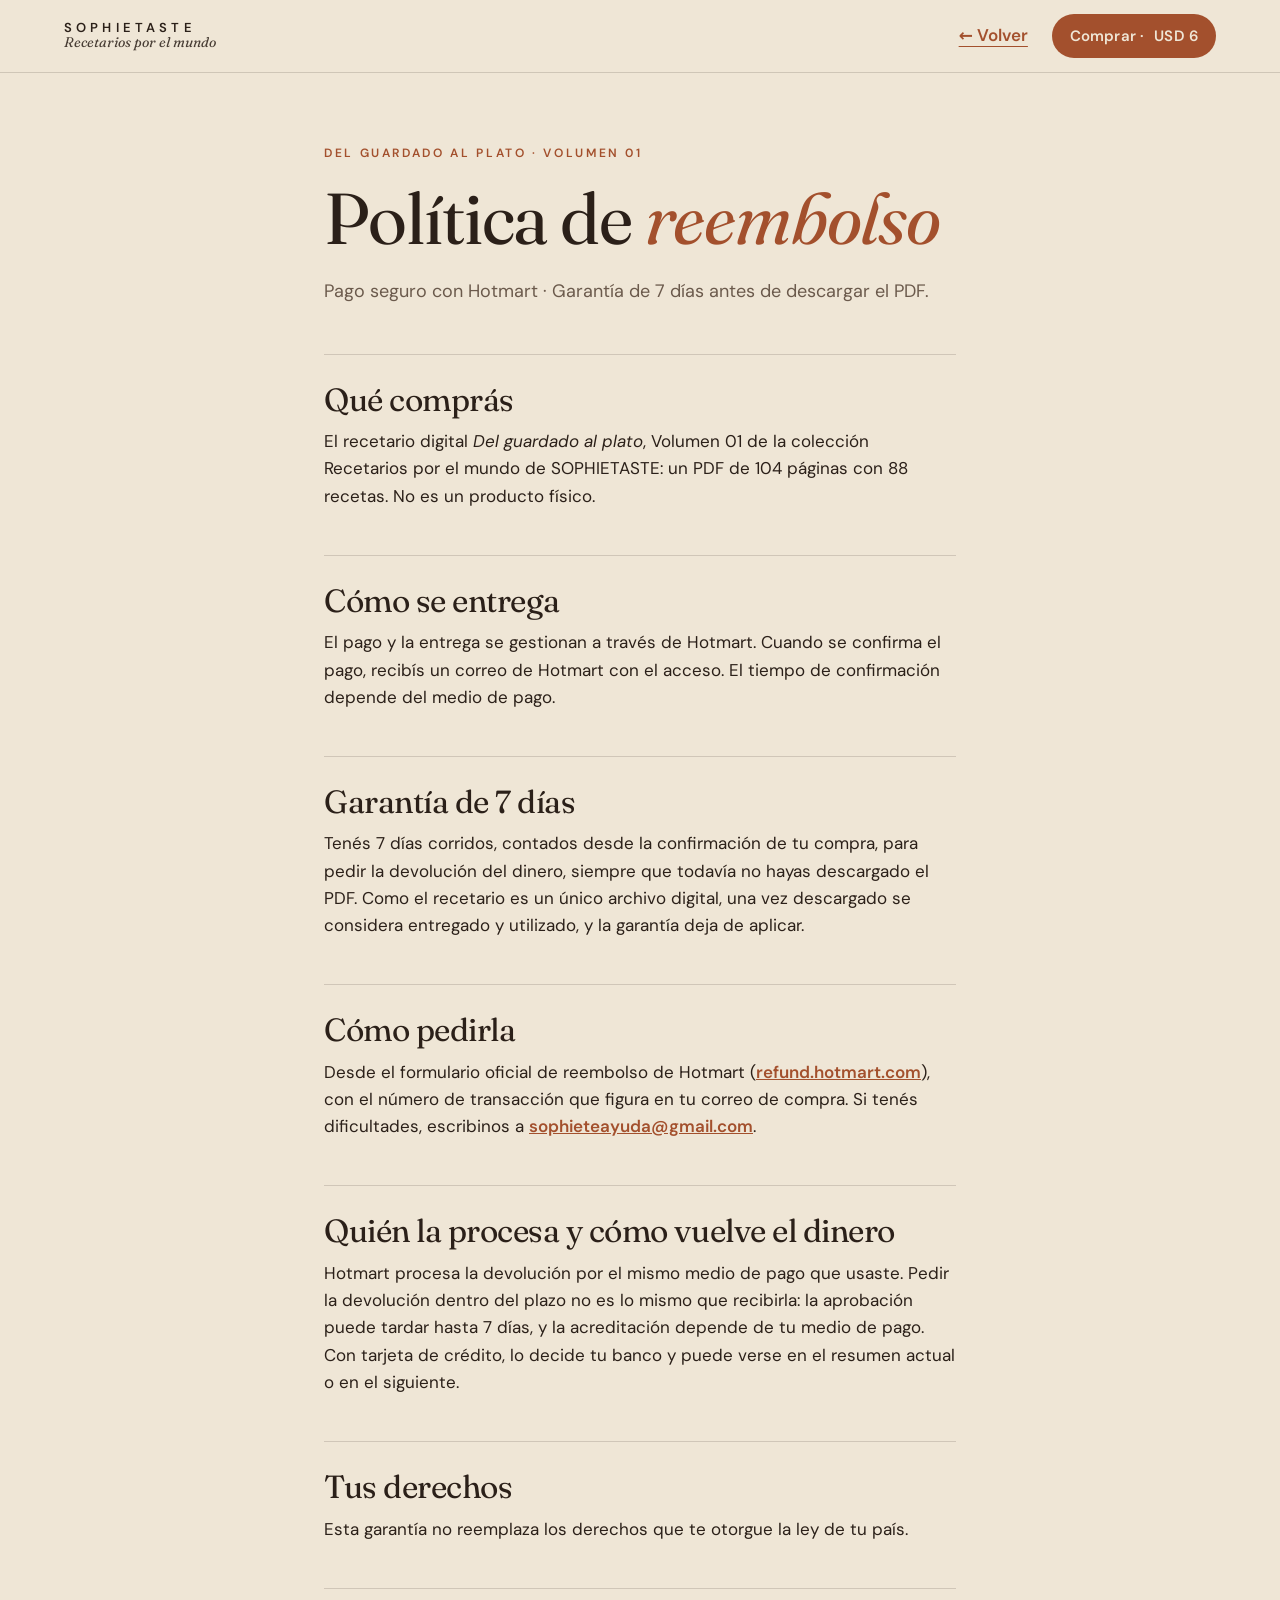
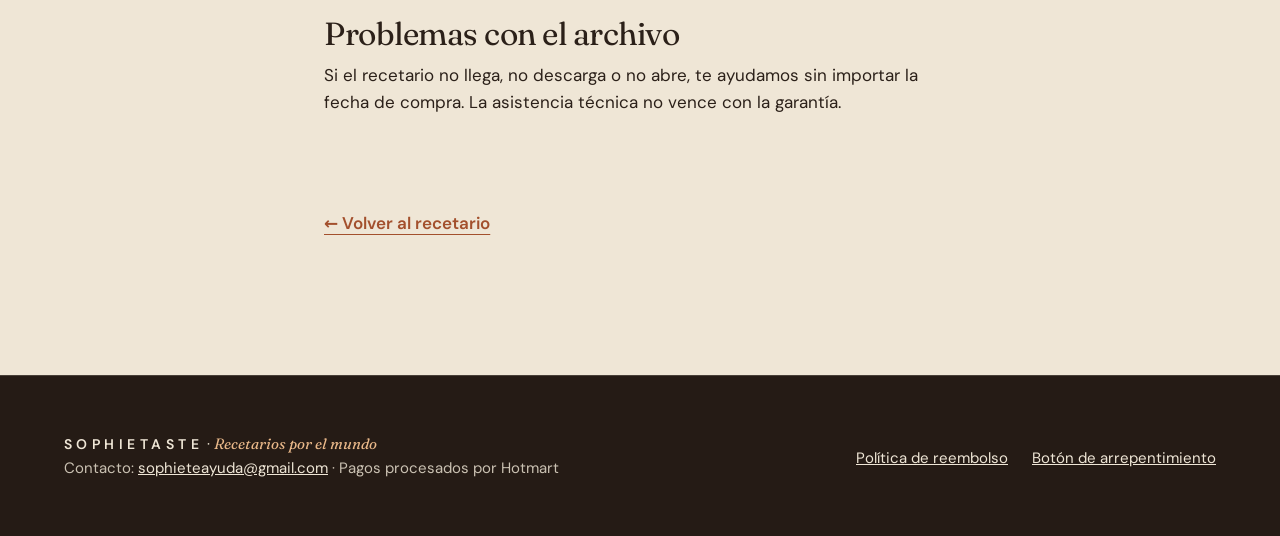
<file: politicas.html>
<!doctype html>
<html lang="es-AR" class="no-js">
<head>
<meta charset="utf-8">
<meta name="viewport" content="width=device-width, initial-scale=1, viewport-fit=cover">
<title>Política de reembolso · SOPHIETASTE</title>
<meta name="description" content="Política de reembolso y garantía de 7 días del recetario digital Del guardado al plato, de SOPHIETASTE.">
<link rel="canonical" href="https://sophietaste.netlify.app/politicas.html">
<meta name="theme-color" content="#efe6d6">
<meta property="og:type" content="website">
<meta property="og:locale" content="es_AR">
<meta property="og:title" content="Política de reembolso · SOPHIETASTE">
<meta property="og:description" content="Garantía de 7 días antes de descargar el PDF. Pagos procesados por Hotmart.">
<meta property="og:url" content="https://sophietaste.netlify.app/politicas.html">
<meta property="og:image" content="https://sophietaste.netlify.app/img/portada-1200.jpg">
<link rel="icon" href="favicon.svg" type="image/svg+xml">
<link rel="preload" href="fonts/fraunces-latin-opsz-normal.woff2" as="font" type="font/woff2" crossorigin>
<link rel="preload" href="fonts/dm-sans-latin-wght-normal.woff2" as="font" type="font/woff2" crossorigin>
<link rel="stylesheet" href="styles.css">
<script>document.documentElement.classList.remove('no-js');</script>
</head>
<body>
<a class="saltar" href="#contenido">Saltar al contenido</a>

<header class="nav solida" id="nav">
  <div class="wrap nav__in">
    <a class="marca" href="index.html" aria-label="SOPHIETASTE, Recetarios por el mundo, volver al inicio">
      <span class="marca__nombre">SOPHIETASTE</span>
      <span class="marca__col">Recetarios por el mundo</span>
    </a>
    <a class="link nav__volver" href="index.html">← Volver<span class="sr"> al inicio</span></a>
    <a class="btn btn--chico" data-comprar href="https://pay.hotmart.com/C108411608Q?off=fpn26sij">Comprar · <span data-precio>USD 6</span></a>
  </div>
</header>

<main id="contenido" tabindex="-1" class="legal">
  <div class="wrap legal__in">
    <p class="etiqueta">Del guardado al plato · Volumen 01</p>
    <h1>Política de <em>reembolso</em></h1>
    <p class="legal__intro">Pago seguro con Hotmart · Garantía de 7 días antes de descargar el PDF.</p>

    <section aria-labelledby="p1">
      <h2 id="p1">Qué comprás</h2>
      <p>El recetario digital <em>Del guardado al plato</em>, Volumen 01 de la colección Recetarios por el mundo de SOPHIETASTE: un PDF de 104 páginas con 88 recetas. No es un producto físico.</p>
    </section>
    <section aria-labelledby="p2">
      <h2 id="p2">Cómo se entrega</h2>
      <p>El pago y la entrega se gestionan a través de Hotmart. Cuando se confirma el pago, recibís un correo de Hotmart con el acceso. El tiempo de confirmación depende del medio de pago.</p>
    </section>
    <section aria-labelledby="p3">
      <h2 id="p3">Garantía de 7 días</h2>
      <p>Tenés 7 días corridos, contados desde la confirmación de tu compra, para pedir la devolución del dinero, siempre que todavía no hayas descargado el PDF. Como el recetario es un único archivo digital, una vez descargado se considera entregado y utilizado, y la garantía deja de aplicar.</p>
    </section>
    <section aria-labelledby="p4">
      <h2 id="p4">Cómo pedirla</h2>
      <p>Desde el formulario oficial de reembolso de Hotmart (<a href="https://refund.hotmart.com" target="_blank" rel="noopener">refund.hotmart.com</a>), con el número de transacción que figura en tu correo de compra. Si tenés dificultades, escribinos a <a href="mailto:sophieteayuda@gmail.com">sophieteayuda@gmail.com</a>.</p>
    </section>
    <section aria-labelledby="p5">
      <h2 id="p5">Quién la procesa y cómo vuelve el dinero</h2>
      <p>Hotmart procesa la devolución por el mismo medio de pago que usaste. Pedir la devolución dentro del plazo no es lo mismo que recibirla: la aprobación puede tardar hasta 7 días, y la acreditación depende de tu medio de pago. Con tarjeta de crédito, lo decide tu banco y puede verse en el resumen actual o en el siguiente.</p>
    </section>
    <section aria-labelledby="p6">
      <h2 id="p6">Tus derechos</h2>
      <p>Esta garantía no reemplaza los derechos que te otorgue la ley de tu país.</p>
    </section>
    <section aria-labelledby="p7">
      <h2 id="p7">Problemas con el archivo</h2>
      <p>Si el recetario no llega, no descarga o no abre, te ayudamos sin importar la fecha de compra. La asistencia técnica no vence con la garantía.</p>
    </section>

    <p class="legal__volver"><a class="link" href="index.html">← Volver al recetario</a></p>
  </div>
</main>

<footer class="pie">
  <div class="wrap pie__in">
    <div>
      <p class="pie__marca"><b>SOPHIETASTE</b> · <em>Recetarios por el mundo</em></p>
      <p>Contacto: <a href="mailto:sophieteayuda@gmail.com">sophieteayuda@gmail.com</a> · Pagos procesados por Hotmart</p>
    </div>
    <nav class="pie__links" aria-label="Legales">
      <a href="politicas.html" aria-current="page">Política de reembolso</a>
      <a href="https://refund.hotmart.com" target="_blank" rel="noopener">Botón de arrepentimiento<span class="sr"> (se abre en una pestaña nueva)</span></a>
    </nav>
  </div>
</footer>
<script src="script.js" defer></script>
</body>
</html>
</file>
<file: styles.css>
/* =========================================================
   SOPHIETASTE · Del guardado al plato
   Colores y fuentes: editar solo en :root
   ========================================================= */

@font-face {
  font-family: "Fraunces";
  src: url("fonts/fraunces-latin-opsz-normal.woff2") format("woff2-variations"),
       url("fonts/fraunces-latin-opsz-normal.woff2") format("woff2");
  font-weight: 100 900;
  font-style: normal;
  font-display: swap;
}
@font-face {
  font-family: "Fraunces";
  src: url("fonts/fraunces-latin-opsz-italic.woff2") format("woff2-variations"),
       url("fonts/fraunces-latin-opsz-italic.woff2") format("woff2");
  font-weight: 100 900;
  font-style: italic;
  font-display: swap;
}
@font-face {
  font-family: "DM Sans";
  src: url("fonts/dm-sans-latin-wght-normal.woff2") format("woff2-variations"),
       url("fonts/dm-sans-latin-wght-normal.woff2") format("woff2");
  font-weight: 100 1000;
  font-style: normal;
  font-display: swap;
}
@font-face {
  font-family: "DM Sans";
  src: url("fonts/dm-sans-latin-wght-italic.woff2") format("woff2-variations"),
       url("fonts/dm-sans-latin-wght-italic.woff2") format("woff2");
  font-weight: 100 1000;
  font-style: italic;
  font-display: swap;
}

:root {
  /* Paleta (sale del PDF) */
  --crema: #efe6d6;
  --arena: #e5d7c1;
  --papel: #f5efe6;
  --recuadro: #ece3d5;
  --cacao: #251b15;
  --cacao-2: #33261e;
  --oxido: #a3502d;
  --oxido-hover: #8c4224;
  --borgona: #5c1c15;
  --caramelo: #eab98a;
  --texto: #2b2019;
  --texto-2: #6b5a4c;
  --linea: rgba(43, 32, 25, .16);
  --linea-oscura: rgba(239, 230, 214, .18);

  /* Tipografía */
  --serif: "Fraunces", "Iowan Old Style", Georgia, serif;
  --sans: "DM Sans", system-ui, -apple-system, "Segoe UI", sans-serif;

  /* Medidas */
  --gutter: 20px;
  --max: 1280px;
  --nav-h: 64px;
  --radio: 4px;
  --ease: cubic-bezier(.2, .7, .2, 1);
}

@media (min-width: 820px) { :root { --gutter: 40px; --nav-h: 72px; } }
@media (min-width: 1200px) { :root { --gutter: 64px; } }

/* ---------- Base ---------- */
*, *::before, *::after { box-sizing: border-box; }
html { -webkit-text-size-adjust: 100%; scroll-behavior: smooth; scroll-padding-top: calc(var(--nav-h) + 12px); }
body {
  margin: 0;
  background: var(--crema);
  color: var(--texto);
  font-family: var(--sans);
  font-size: 1.0625rem;
  line-height: 1.6;
  overflow-x: hidden;
  -webkit-font-smoothing: antialiased;
}
img { display: block; max-width: 100%; height: auto; }
a { color: inherit; }
p { margin: 0 0 1em; }
ul, ol { margin: 0; padding: 0; list-style: none; }
button { font: inherit; color: inherit; }

h1, h2, h3, h4 {
  font-family: var(--serif);
  font-weight: 400;
  font-optical-sizing: auto;
  line-height: 1.05;
  letter-spacing: -0.015em;
  margin: 0;
  text-wrap: balance;
}
h1 em, h2 em, h3 em, .em { font-style: italic; color: var(--oxido); }
.oscuro h1 em, .oscuro h2 em, .oscuro h3 em, .oscuro .em { color: var(--caramelo); }

.sr { position: absolute !important; width: 1px; height: 1px; padding: 0; margin: -1px; overflow: hidden; clip: rect(0 0 0 0); white-space: nowrap; border: 0; }

:focus-visible { outline: 3px solid var(--oxido); outline-offset: 3px; border-radius: 2px; }
.oscuro :focus-visible, .oferta :focus-visible, .hero :focus-visible { outline-color: var(--caramelo); }

.saltar {
  position: absolute; left: 12px; top: -100px; z-index: 200;
  background: var(--cacao); color: var(--crema); padding: 12px 18px; border-radius: var(--radio);
  text-decoration: none; font-weight: 600;
}
.saltar:focus { top: 12px; }

.wrap { width: 100%; max-width: var(--max); margin-inline: auto; padding-inline: var(--gutter); }

.etiqueta {
  font-family: var(--sans);
  font-size: .75rem;
  font-weight: 600;
  letter-spacing: .22em;
  text-transform: uppercase;
  color: var(--oxido);
  margin: 0 0 18px;
}
.oscuro .etiqueta { color: var(--caramelo); }

.leyenda { font-size: .75rem; letter-spacing: .04em; color: var(--texto-2); margin: 8px 0 0; }
.oscuro .leyenda { color: rgba(239, 230, 214, .72); }

section { position: relative; }
.seccion { padding-block: 88px; }
@media (min-width: 820px) { .seccion { padding-block: 128px; } }
.fondo-arena { background: var(--arena); }
.oscuro { background: var(--cacao); color: var(--crema); }

.h-xl { font-size: clamp(2.5rem, 7.2vw, 5.75rem); }
.h-l { font-size: clamp(2.125rem, 5.2vw, 4.25rem); }
.h-m { font-size: clamp(1.625rem, 3vw, 2.25rem); }

.bajada { font-size: 1.125rem; color: var(--texto-2); max-width: 38ch; }
.oscuro .bajada { color: rgba(239, 230, 214, .82); }

/* ---------- Botones ---------- */
.btn {
  display: inline-flex; align-items: center; justify-content: center; gap: 10px;
  min-height: 52px; padding: 14px 26px;
  background: var(--oxido); color: var(--crema);
  border: 0; border-radius: 999px;
  font-family: var(--sans); font-weight: 600; font-size: 1rem; letter-spacing: .01em;
  text-decoration: none; cursor: pointer;
  transition: background-color .2s var(--ease), transform .2s var(--ease);
}
.btn:hover { background: var(--oxido-hover); }
.btn:active { transform: translateY(1px); }
.btn .flecha { transition: transform .2s var(--ease); }
.btn:hover .flecha { transform: translateX(3px); }
.btn--crema { background: var(--crema); color: var(--borgona); }
.btn--crema:hover { background: var(--papel); }
.btn--chico { min-height: 44px; padding: 10px 18px; font-size: .9375rem; }

.garantia { font-size: .8125rem; color: var(--texto-2); margin: 12px 0 0; max-width: 40ch; }
.oscuro .garantia, .hero .garantia, .oferta .garantia, .cierre .garantia { color: rgba(239, 230, 214, .78); }

.link {
  display: inline-flex; align-items: center; min-height: 44px; gap: 8px;
  font-weight: 600; text-decoration: underline; text-decoration-thickness: 1px; text-underline-offset: 5px;
  color: var(--oxido);
}
.link:hover { text-decoration-thickness: 2px; }
.oscuro .link, .hero .link { color: var(--caramelo); }

/* ---------- Navegación ---------- */
.nav {
  position: fixed; inset: 0 0 auto 0; z-index: 100;
  height: var(--nav-h);
  color: var(--crema);
  transition: background-color .3s var(--ease), color .3s var(--ease), box-shadow .3s var(--ease);
}
.nav.solida { background: var(--crema); color: var(--texto); box-shadow: 0 1px 0 var(--linea); }
.nav.abierta { background: var(--crema); color: var(--texto); }
.nav__in { height: 100%; display: flex; align-items: center; gap: 24px; }
.marca { display: inline-flex; flex-direction: column; text-decoration: none; line-height: 1.1; margin-right: auto; min-height: 44px; justify-content: center; }
.marca__nombre { font-family: var(--sans); font-weight: 600; font-size: .8125rem; letter-spacing: .32em; }
.marca__col { font-family: var(--serif); font-style: italic; font-size: .875rem; opacity: .85; }
.nav__links { display: none; gap: 28px; }
.nav__links a { text-decoration: none; font-size: .9375rem; font-weight: 500; min-height: 44px; display: inline-flex; align-items: center; position: relative; }
.nav__links a::after { content: ""; position: absolute; left: 0; right: 0; bottom: 8px; height: 1px; background: currentColor; transform: scaleX(0); transform-origin: left; transition: transform .25s var(--ease); }
.nav__links a:hover::after { transform: scaleX(1); }
.nav__menu {
  display: inline-flex; align-items: center; justify-content: center;
  width: 44px; height: 44px; border: 0; background: transparent; cursor: pointer; padding: 0;
}
.nav__menu span, .nav__menu span::before, .nav__menu span::after { display: block; width: 20px; height: 1.5px; background: currentColor; position: relative; transition: transform .25s var(--ease); }
.nav__menu span::before, .nav__menu span::after { content: ""; position: absolute; left: 0; }
.nav__menu span::before { top: -6px; } .nav__menu span::after { top: 6px; }
.nav.abierta .nav__menu span { background: transparent; }
.nav.abierta .nav__menu span::before { transform: translateY(6px) rotate(45deg); }
.nav.abierta .nav__menu span::after { transform: translateY(-6px) rotate(-45deg); }
.nav__comprar { display: none; }
.nav__panel {
  position: absolute; top: var(--nav-h); left: 0; right: 0;
  background: var(--crema); color: var(--texto);
  padding: 8px var(--gutter) 24px; border-bottom: 1px solid var(--linea);
}
.nav__panel a:not(.btn) { display: flex; align-items: center; min-height: 52px; font-family: var(--serif); font-size: 1.5rem; text-decoration: none; border-bottom: 1px solid var(--linea); }
.nav__panel .btn { margin-top: 20px; width: 100%; }
@media (min-width: 980px) {
  .nav__links { display: flex; }
  .nav__menu, .nav__panel { display: none !important; }
  .nav__comprar { display: inline-flex; }
}

/* ---------- Hero ---------- */
.hero {
  position: relative; min-height: 100svh; color: var(--crema);
  display: flex; align-items: center;
  padding: calc(var(--nav-h) + 40px) 0 72px;
  background: var(--cacao);
  isolation: isolate; overflow: hidden;
}
.hero__fondo { position: absolute; inset: 0; z-index: -2; }
.hero__fondo img { width: 100%; height: 100%; object-fit: cover; object-position: 40% 50%; }
.hero::before { content: ""; position: absolute; inset: 0; z-index: -1; background: rgba(37, 27, 21, .68); }
.hero__grid { display: grid; gap: 48px; align-items: center; }
.hero h1 { font-size: clamp(3.25rem, 11vw, 8.5rem); font-weight: 350; line-height: .95; margin-bottom: 24px; }
.hero h1 em { color: var(--caramelo); font-weight: 300; }
.hero .etiqueta { color: var(--caramelo); }
.hero__bajada { font-size: 1.1875rem; max-width: 34ch; color: rgba(239, 230, 214, .9); margin-bottom: 32px; }
.hero__acciones { display: flex; flex-wrap: wrap; align-items: center; gap: 12px 28px; }
.hero__libro { justify-self: center; width: min(68vw, 300px); }
.hero__libro figure { margin: 0; }
.hero__libro img {
  transform: rotate(4deg);
  box-shadow: 0 30px 60px -20px rgba(0, 0, 0, .6);
  border-radius: 2px;
}
.hero__leyenda { position: absolute; right: var(--gutter); bottom: 16px; font-size: .6875rem; letter-spacing: .06em; color: rgba(239, 230, 214, .7); margin: 0; }
@media (min-width: 820px) {
  .hero__grid { grid-template-columns: 1.35fr .65fr; gap: 56px; }
  .hero__libro { width: 100%; max-width: 360px; justify-self: end; }
}
@media (min-width: 1200px) {
  .hero__grid { grid-template-columns: 1.5fr .6fr; }
  .hero__libro { max-width: 400px; margin-right: 2vw; }
}

/* ---------- Cinta ---------- */
.cinta { background: var(--oxido); color: var(--crema); overflow: hidden; padding-block: 18px; }
.cinta__pista { display: flex; width: max-content; animation: cinta 48s linear infinite; }
.cinta:hover .cinta__pista { animation-play-state: paused; }
.cinta__grupo { display: flex; flex-shrink: 0; }
.cinta__grupo span { font-family: var(--serif); font-style: italic; font-size: clamp(1.25rem, 2.6vw, 1.75rem); white-space: nowrap; padding-inline: 18px; }
.cinta__grupo span::after { content: "·"; padding-left: 36px; font-style: normal; opacity: .7; }
@keyframes cinta { to { transform: translateX(-50%); } }

/* ---------- Problema ---------- */
.problema__grid { display: grid; gap: 48px; }
.problema h2 { font-size: clamp(2.125rem, 5vw, 4rem); max-width: 16ch; }
.guardados { border-top: 1px solid var(--linea); }
.guardados li {
  display: flex; align-items: center; justify-content: space-between; gap: 16px;
  padding: 20px 0; border-bottom: 1px solid var(--linea);
  font-family: var(--serif); font-size: clamp(1.25rem, 2.2vw, 1.625rem); line-height: 1.25;
}
.guardados .marca-guardado {
  flex-shrink: 0; display: inline-flex; align-items: center; gap: 6px;
  font-family: var(--sans); font-size: .75rem; font-weight: 600; letter-spacing: .14em; text-transform: uppercase; color: var(--texto-2);
}
.guardados svg { width: 14px; height: 14px; fill: var(--oxido); }
.problema__cierre { margin-top: 40px; font-size: 1.1875rem; max-width: 44ch; }
.problema__cierre strong { font-family: var(--serif); font-weight: 400; font-style: italic; color: var(--oxido); font-size: 1.5rem; display: block; margin-bottom: 8px; line-height: 1.2; }
@media (min-width: 820px) {
  .problema__grid { grid-template-columns: 1fr 1fr; gap: 64px; align-items: start; }
  .problema__lado { padding-top: 12px; }
}
@media (min-width: 1200px) { .problema__grid { grid-template-columns: 1.1fr .9fr; gap: 120px; } }

/* ---------- El recetario ---------- */
.recetario__cab { display: grid; gap: 20px; margin-bottom: 56px; }
.recetario__cab h2 { max-width: 15ch; }
@media (min-width: 820px) { .recetario__cab { grid-template-columns: 1.2fr .8fr; align-items: end; } }

.libro { display: grid; gap: 40px; align-items: start; }
.libro__vista { display: grid; grid-template-columns: .82fr 1fr; gap: 16px; align-items: end; }
.libro__vista figure { margin: 0; }
.libro__vista img { box-shadow: 0 18px 40px -22px rgba(37, 27, 21, .55); }
.ampliar {
  display: block; width: 100%; padding: 0; border: 0; background: none; cursor: zoom-in; position: relative; text-align: left;
}
.ampliar img { transition: transform .4s var(--ease); }
.ampliar:hover img { transform: translateY(-4px); }
.ampliar__txt {
  display: inline-flex; align-items: center; gap: 8px; margin-top: 12px; min-height: 44px;
  font-size: .875rem; font-weight: 600; color: var(--oxido); text-decoration: underline; text-underline-offset: 4px;
}
.notas { counter-reset: nota; }
.notas li { display: grid; grid-template-columns: 44px 1fr; gap: 4px 12px; padding: 22px 0; border-top: 1px solid var(--linea); }
.notas li:last-child { border-bottom: 1px solid var(--linea); }
.notas li::before { counter-increment: nota; content: "0" counter(nota); font-family: var(--serif); font-style: italic; color: var(--oxido); font-size: 1.25rem; line-height: 1.3; grid-row: span 2; }
.notas h3 { font-size: 1.375rem; line-height: 1.25; }
.notas p { margin: 0; color: var(--texto-2); }
@media (min-width: 820px) {
  .libro { grid-template-columns: 1.1fr .9fr; gap: 64px; }
}

.cifras { display: grid; grid-template-columns: repeat(2, 1fr); margin-top: 72px; border-top: 1px solid var(--linea); }
.cifra { padding: 28px 16px 8px 0; }
.cifra__n { font-family: var(--serif); font-weight: 300; font-size: clamp(3.75rem, 10vw, 7.5rem); line-height: .9; color: var(--oxido); letter-spacing: -.03em; display: block; }
.cifra__t { display: block; margin-top: 10px; font-size: .9375rem; color: var(--texto-2); max-width: 18ch; }
@media (min-width: 820px) { .cifras { grid-template-columns: repeat(4, 1fr); } .cifra + .cifra { padding-left: 24px; border-left: 1px solid var(--linea); } }
@media (max-width: 819px) { .cifra:nth-child(even) { padding-left: 20px; border-left: 1px solid var(--linea); } .cifra:nth-child(n+3) { border-top: 1px solid var(--linea); } }

.vistazos { display: grid; gap: 32px; margin-top: 72px; }
.vistazo { margin: 0; }
.vistazo__marco { position: relative; overflow: hidden; aspect-ratio: 1200 / 600; background: var(--papel); box-shadow: 0 1px 0 var(--linea); }
.vistazo__marco img { width: 100%; height: auto; }
.vistazo__marco::after { content: ""; position: absolute; inset: auto 0 0 0; height: 45%; background: linear-gradient(to bottom, rgba(229, 215, 193, 0), var(--arena) 90%); }
.vistazo__corte { position: absolute; left: 0; right: 0; bottom: 14px; z-index: 1; text-align: center; font-family: var(--serif); font-style: italic; font-size: 1.125rem; color: var(--oxido); }
.vistazo figcaption { margin-top: 12px; font-size: .875rem; color: var(--texto-2); }
.vistazo figcaption b { color: var(--texto); font-weight: 600; }
@media (min-width: 820px) { .vistazos { grid-template-columns: 1fr 1fr; } .vistazo:nth-child(2) { margin-top: 64px; } }

/* ---------- Visor ---------- */
.visor { border: 0; padding: 0; background: transparent; max-width: 100vw; max-height: 100vh; width: 100%; height: 100%; margin: 0; }
.visor::backdrop { background: rgba(37, 27, 21, .92); }
.visor__in { height: 100%; overflow: auto; display: flex; flex-direction: column; align-items: center; padding: 64px 16px 32px; }
.visor img { width: min(100%, 860px); height: auto; box-shadow: 0 20px 60px rgba(0, 0, 0, .5); }
.visor__cerrar {
  position: fixed; top: 12px; right: 12px; z-index: 2;
  min-width: 48px; min-height: 48px; padding: 0 18px; border-radius: 999px; border: 0;
  background: var(--crema); color: var(--texto); font-weight: 600; cursor: pointer;
}
.visor .leyenda { color: rgba(239, 230, 214, .75); text-align: center; }

/* ---------- Experiencia (oscuro) ---------- */
.experiencia h2 { max-width: 14ch; }
.experiencia__cab { display: grid; gap: 20px; margin-bottom: 56px; }
@media (min-width: 820px) { .experiencia__cab { grid-template-columns: 1.3fr .7fr; align-items: end; } }

.mosaico { display: grid; grid-template-columns: repeat(2, 1fr); gap: 12px; }
.plato { margin: 0; position: relative; overflow: hidden; background: var(--cacao-2); }
.plato img { width: 100%; height: 100%; object-fit: cover; transition: transform .8s var(--ease); }
.plato:hover img { transform: scale(1.03); }
.plato figcaption {
  position: absolute; left: 0; right: 0; bottom: 0; padding: 40px 14px 12px;
  background: linear-gradient(to top, rgba(37, 27, 21, .88), rgba(37, 27, 21, 0));
}
.plato__nombre { display: block; font-family: var(--serif); font-size: 1.25rem; line-height: 1.15; }
.plato__pais { display: block; font-size: .75rem; letter-spacing: .14em; text-transform: uppercase; color: var(--caramelo); margin-top: 4px; }
.plato__ilus { position: absolute; top: 10px; right: 10px; font-size: .6875rem; letter-spacing: .04em; color: var(--crema); background: rgba(37, 27, 21, .62); padding: 3px 8px; border-radius: 999px; }
.plato--a { grid-column: span 2; aspect-ratio: 3 / 2; }
.plato--b, .plato--c, .plato--e, .plato--f { aspect-ratio: 4 / 5; }
.plato--d { grid-column: span 2; aspect-ratio: 16 / 9; }
@media (min-width: 820px) {
  .mosaico { grid-template-columns: repeat(6, 1fr); grid-auto-rows: 120px; gap: 16px; }
  .plato { aspect-ratio: auto !important; }
  .plato--a { grid-column: 1 / span 4; grid-row: span 4; }
  .plato--b { grid-column: 5 / span 2; grid-row: span 2; }
  .plato--c { grid-column: 5 / span 2; grid-row: span 2; }
  .plato--d { grid-column: 1 / span 2; grid-row: span 3; }
  .plato--e { grid-column: 3 / span 2; grid-row: span 3; margin-top: 40px; }
  .plato--f { grid-column: 5 / span 2; grid-row: span 3; }
  .plato__nombre { font-size: 1.5rem; }
}
@media (min-width: 1200px) { .mosaico { grid-auto-rows: 150px; } }

.capitulos { margin-top: 120px; display: grid; gap: 72px; }
.capitulo { display: grid; gap: 24px; align-items: center; }
.capitulo figure { margin: 0; }
.capitulo__num { font-size: .75rem; font-weight: 600; letter-spacing: .22em; text-transform: uppercase; color: var(--caramelo); margin-bottom: 12px; }
.capitulo h3 { font-size: clamp(2.5rem, 6vw, 4.5rem); margin-bottom: 16px; }
.capitulo__intro { font-family: var(--serif); font-style: italic; font-size: 1.25rem; line-height: 1.45; color: rgba(239, 230, 214, .92); max-width: 36ch; }
.capitulo__datos { display: flex; gap: 24px; font-size: .8125rem; letter-spacing: .16em; text-transform: uppercase; color: var(--caramelo); border-top: 1px solid var(--linea-oscura); padding-top: 14px; margin-top: 20px; }
.capitulo__paises { font-size: .875rem; color: rgba(239, 230, 214, .72); margin: 12px 0 0; max-width: 52ch; }
@media (min-width: 820px) {
  .capitulo { grid-template-columns: 1fr 1fr; gap: 56px; }
  .capitulo:nth-child(even) figure { order: 2; }
  .capitulo:nth-child(odd) .capitulo__txt { padding-right: 2vw; }
}
@media (min-width: 1200px) {
  .capitulo { grid-template-columns: 1.15fr .85fr; gap: 88px; }
  .capitulo:nth-child(even) { grid-template-columns: .85fr 1.15fr; }
}

/* ---------- Guía rápida ---------- */
.guia__cab { display: grid; gap: 20px; margin-bottom: 40px; }
@media (min-width: 820px) { .guia__cab { grid-template-columns: 1.2fr .8fr; align-items: end; } }
.tabs {
  display: flex; gap: 8px; overflow-x: auto; scrollbar-width: none;
  margin-inline: calc(var(--gutter) * -1); padding: 4px var(--gutter) 12px;
  scroll-snap-type: x proximity;
}
.tabs::-webkit-scrollbar { display: none; }
.tab {
  flex-shrink: 0; scroll-snap-align: start;
  min-height: 48px; padding: 10px 20px; border-radius: 999px;
  border: 1px solid var(--linea); background: transparent; cursor: pointer;
  font-weight: 500; font-size: .9375rem; color: var(--texto);
  transition: background-color .2s var(--ease), color .2s var(--ease), border-color .2s var(--ease);
}
.tab:hover { border-color: var(--texto); }
.tab[aria-selected="true"] { background: var(--texto); border-color: var(--texto); color: var(--crema); }
@media (min-width: 1200px) { .tabs { flex-wrap: wrap; margin-inline: 0; padding-inline: 0; overflow: visible; } }

.panel { padding-top: 28px; }
.panel:focus-visible { outline-offset: 8px; }
.panel__q { font-size: 1rem; color: var(--texto-2); margin-bottom: 20px; display: flex; flex-wrap: wrap; gap: 4px 10px; align-items: baseline; }
.panel__q span:first-child { font-family: var(--serif); font-style: italic; font-size: 1.5rem; color: var(--texto); }
.panel__src { font-size: .75rem; letter-spacing: .14em; text-transform: uppercase; color: var(--oxido); }
.picks { display: grid; gap: 0; border-top: 1px solid var(--linea); }
.pick { display: grid; grid-template-columns: 84px 1fr auto; gap: 16px; align-items: center; padding: 14px 0; border-bottom: 1px solid var(--linea); }
.pick img { width: 84px; height: 56px; object-fit: cover; }
.pick__name { display: block; font-family: var(--serif); font-size: 1.1875rem; line-height: 1.2; }
.pick__orig { display: block; font-size: .875rem; font-style: italic; color: var(--texto-2); margin-top: 2px; }
.pick__pg { font-family: var(--serif); font-style: italic; color: var(--oxido); white-space: nowrap; font-size: 1.0625rem; }
.panel__more { margin: 20px 0 0; font-family: var(--serif); font-style: italic; font-size: 1.25rem; color: var(--oxido); }
.panel__more span { font-family: var(--sans); font-style: normal; font-size: .75rem; color: var(--texto-2); letter-spacing: .04em; }
@media (min-width: 820px) {
  .picks { grid-template-columns: 1fr 1fr; column-gap: 40px; }
  .pick { grid-template-columns: 112px 1fr auto; }
  .pick img { width: 112px; height: 75px; }
}

/* ---------- Beneficios ---------- */
.beneficios__grid { display: grid; gap: 40px; }
.beneficios h2 { max-width: 13ch; }
.lista-num { counter-reset: b; }
.lista-num li { counter-increment: b; display: grid; grid-template-columns: 56px 1fr; gap: 6px 16px; padding: 26px 0; border-top: 1px solid var(--linea); }
.lista-num li:last-child { border-bottom: 1px solid var(--linea); }
.lista-num li::before { content: counter(b, decimal-leading-zero); font-family: var(--serif); font-weight: 300; font-size: 2rem; line-height: 1; color: var(--oxido); grid-row: span 2; }
.lista-num h3 { font-size: clamp(1.375rem, 2.4vw, 1.875rem); line-height: 1.2; }
.lista-num p { margin: 0; color: var(--texto-2); max-width: 52ch; }
@media (min-width: 820px) {
  .beneficios__grid { grid-template-columns: .8fr 1.2fr; gap: 64px; align-items: start; }
  .beneficios__grid > div:first-child { position: sticky; top: calc(var(--nav-h) + 40px); }
  .lista-num li { grid-template-columns: 88px 1fr; }
  .lista-num li::before { font-size: 2.75rem; }
}

/* ---------- Receta de regalo ---------- */
.regalo__cab { margin-bottom: 40px; max-width: 760px; }
.regalo__cab p { color: var(--texto-2); margin-top: 16px; max-width: 52ch; }
.receta { background: var(--papel); max-width: 1040px; margin-inline: auto; }
.receta__foto { margin: 0; position: relative; }
.receta__foto img { width: 100%; aspect-ratio: 3 / 2; object-fit: cover; }
.receta__foto .plato__ilus { top: auto; bottom: 12px; right: 12px; }
.receta__num { position: absolute; right: 20px; bottom: -16px; background: var(--oxido); color: var(--crema); font-size: .875rem; padding: 6px 12px; letter-spacing: .04em; }
.receta__cuerpo { padding: 40px 20px 32px; }
@media (min-width: 820px) { .receta__cuerpo { padding: 56px 56px 48px; } }
.receta__lugar { font-size: .75rem; font-weight: 600; letter-spacing: .22em; text-transform: uppercase; color: var(--oxido); margin-bottom: 10px; }
.receta h3 { font-size: clamp(2rem, 4.6vw, 3.25rem); }
.receta__orig { font-family: var(--serif); font-style: italic; color: var(--oxido); font-size: 1.375rem; margin: 6px 0 20px; }
.receta__intro { display: grid; gap: 12px; }
.receta__intro p { margin: 0; }
.receta__intro p + p { font-size: .9375rem; color: var(--texto-2); }
@media (min-width: 820px) { .receta__intro { grid-template-columns: 1.2fr .8fr; gap: 40px; } }
.ficha { display: grid; grid-template-columns: repeat(3, 1fr); margin: 28px 0 18px; border-top: 1px solid var(--texto); }
.ficha div { padding: 12px 10px 12px 0; border-bottom: 1px solid var(--linea); }
.ficha dt { font-size: .6875rem; font-weight: 600; letter-spacing: .16em; text-transform: uppercase; color: var(--texto-2); }
.ficha dd { margin: 4px 0 0; font-family: var(--serif); font-size: 1.25rem; }
@media (min-width: 820px) { .ficha { grid-template-columns: repeat(5, 1fr); } .ficha div { border-bottom: 0; } .ficha div + div { padding-left: 14px; border-left: 1px solid var(--linea); } }
.chip { display: inline-flex; align-items: center; min-height: 30px; padding: 4px 14px; border: 1px solid var(--oxido); color: var(--oxido); border-radius: 999px; font-size: .8125rem; font-weight: 600; }
.receta__grid { display: grid; gap: 32px; margin-top: 32px; }
@media (min-width: 820px) { .receta__grid { grid-template-columns: .85fr 1.15fr; gap: 48px; } }
.ingredientes { background: var(--recuadro); padding: 24px 22px; align-self: start; }
.ingredientes h4, .pasos h4 { font-size: 1.5rem; margin-bottom: 14px; }
.ingredientes li { padding: 8px 0; border-bottom: 1px solid var(--linea); font-size: .9375rem; }
.alergenos { margin-top: 18px; font-size: .875rem; }
.alergenos b { display: block; font-size: .6875rem; letter-spacing: .16em; text-transform: uppercase; color: var(--oxido); }
.pasos ol { counter-reset: paso; }
.pasos li { counter-increment: paso; display: grid; grid-template-columns: 36px 1fr; gap: 12px; padding: 12px 0; border-bottom: 1px solid var(--linea); }
.pasos li::before { content: counter(paso); font-family: var(--serif); font-size: 1.625rem; line-height: 1.1; color: var(--oxido); }
.receta__notas { margin-top: 32px; padding-top: 20px; border-top: 1px solid var(--linea); font-size: .9375rem; }
.receta__notas p { margin: 0 0 10px; }
.receta__notas b { font-family: var(--serif); font-style: italic; font-weight: 400; color: var(--oxido); font-size: 1.0625rem; margin-right: 6px; }
.regalo__cierre { display: grid; gap: 24px; max-width: 1040px; margin: 56px auto 0; align-items: center; }
.regalo__cierre h3 { font-size: clamp(2.25rem, 5vw, 3.75rem); }
@media (min-width: 820px) { .regalo__cierre { grid-template-columns: 1fr auto; } }

/* ---------- Sobre SOPHIETASTE ---------- */
.sobre { display: grid; background: var(--cacao); color: var(--crema); }
.sobre__foto { margin: 0; position: relative; min-height: 360px; }
.sobre__foto img { position: absolute; inset: 0; width: 100%; height: 100%; object-fit: cover; }
.sobre__foto .plato__ilus { top: auto; bottom: 12px; left: 12px; right: auto; }
.sobre__txt { padding: 72px var(--gutter); }
.sobre__txt h2 { margin-bottom: 28px; max-width: 13ch; }
.sobre__txt p { color: rgba(239, 230, 214, .86); max-width: 50ch; }
.valores { margin-top: 36px; border-top: 1px solid var(--linea-oscura); }
.valores li { padding: 18px 0; border-bottom: 1px solid var(--linea-oscura); display: grid; gap: 4px; }
.valores b { font-family: var(--serif); font-weight: 400; font-style: italic; font-size: 1.375rem; color: var(--caramelo); }
.valores span { font-size: .9375rem; color: rgba(239, 230, 214, .78); }
@media (min-width: 820px) {
  .sobre { grid-template-columns: 1fr 1fr; min-height: 760px; }
  .sobre__txt { padding: 112px var(--gutter) 112px 56px; align-self: center; }
}
@media (min-width: 1200px) { .sobre { grid-template-columns: 1.15fr .85fr; } .sobre__txt { padding-left: 88px; } }

/* ---------- Oferta ---------- */
.oferta { background: var(--borgona); color: var(--crema); }
.oferta h2 em { color: var(--caramelo); }
.oferta__grid { display: grid; gap: 56px; align-items: center; }
.oferta__libro { position: relative; width: min(72vw, 320px); justify-self: center; }
.oferta__libro img { box-shadow: 0 30px 60px -24px rgba(0, 0, 0, .7); transform: rotate(-3deg); }
.sello {
  position: absolute; top: -18px; right: -18px; width: 92px; height: 92px; border-radius: 50%;
  background: var(--caramelo); color: var(--borgona);
  display: flex; flex-direction: column; align-items: center; justify-content: center; text-align: center;
  font-family: var(--serif); font-style: italic; font-size: 1.5rem; line-height: 1; transform: rotate(10deg);
}
.sello small { font-family: var(--sans); font-style: normal; font-size: .625rem; letter-spacing: .2em; text-transform: uppercase; margin-bottom: 4px; }
.oferta .etiqueta { color: var(--caramelo); }
.oferta h2 { margin-bottom: 28px; }
.incluye li { display: grid; grid-template-columns: 22px 1fr; gap: 10px; padding: 10px 0; border-bottom: 1px solid rgba(239, 230, 214, .16); font-size: 1rem; }
.incluye svg { width: 16px; height: 16px; margin-top: 5px; stroke: var(--caramelo); fill: none; stroke-width: 2; }
.precio { display: flex; align-items: baseline; flex-wrap: wrap; gap: 4px 16px; margin: 32px 0 6px; }
.precio__n { font-family: var(--serif); font-weight: 300; font-size: clamp(4rem, 11vw, 6.5rem); line-height: .95; letter-spacing: -.03em; }
.precio__t { font-size: .9375rem; color: rgba(239, 230, 214, .82); }
.condiciones { font-size: .875rem; color: rgba(239, 230, 214, .82); margin: 0 0 24px; max-width: 54ch; }
.condiciones a { color: var(--caramelo); }
.oferta .link { color: var(--caramelo); }
@media (min-width: 820px) {
  .oferta__grid { grid-template-columns: .8fr 1.2fr; gap: 72px; }
  .oferta__libro { width: 100%; max-width: 360px; }
}

/* ---------- Colección ---------- */
.coleccion__grid { display: grid; gap: 16px; margin-top: 48px; }
.vol { padding: 28px 24px; background: var(--papel); min-height: 200px; display: flex; flex-direction: column; }
.vol__n { font-family: var(--serif); font-size: 3.5rem; font-weight: 300; line-height: 1; color: var(--oxido); }
.vol h3 { font-size: 1.5rem; margin: 18px 0 6px; line-height: 1.2; }
.vol p { color: var(--texto-2); margin: 0; font-size: .9375rem; }
.vol__estado { margin-top: auto !important; padding-top: 20px; font-size: .75rem !important; font-weight: 600; letter-spacing: .18em; text-transform: uppercase; color: var(--oxido) !important; }
.vol--activo { background: var(--cacao); color: var(--crema); }
.vol--activo .vol__n, .vol--activo .vol__estado { color: var(--caramelo) !important; }
.vol--activo h3 em { color: var(--caramelo); }
.vol--activo p { color: rgba(239, 230, 214, .78); }
.vol--prox { background: transparent; border: 1px dashed rgba(43, 32, 25, .3); }
.coleccion__ig { margin-top: 32px; }
@media (min-width: 820px) {
  .coleccion__grid { grid-template-columns: 1.3fr 1fr 1fr; }
  .vol { min-height: 260px; padding: 36px 32px; }
}

/* ---------- Preguntas ---------- */
.faq__grid { display: grid; gap: 40px; }
.faq details { border-top: 1px solid var(--linea); }
.faq details:last-child { border-bottom: 1px solid var(--linea); }
.faq summary {
  list-style: none; cursor: pointer; display: grid; grid-template-columns: 1fr 32px; gap: 16px; align-items: center;
  min-height: 64px; padding: 18px 0; font-family: var(--serif); font-size: clamp(1.1875rem, 2vw, 1.5rem); line-height: 1.3;
}
.faq summary::-webkit-details-marker { display: none; }
.faq summary::after { content: "+"; font-family: var(--sans); font-weight: 300; font-size: 1.75rem; color: var(--oxido); text-align: center; transition: transform .25s var(--ease); }
.faq details[open] summary::after { transform: rotate(45deg); }
.faq summary:hover { color: var(--oxido); }
.faq__resp { padding: 0 48px 24px 0; color: var(--texto-2); max-width: 64ch; }
.faq__resp p { margin: 0; }
.faq__resp a { color: var(--oxido); font-weight: 600; }
@media (min-width: 820px) { .faq__grid { grid-template-columns: .8fr 1.2fr; gap: 64px; } }

/* ---------- Cierre ---------- */
.cierre { position: relative; isolation: isolate; color: var(--crema); padding-block: 140px; overflow: hidden; background: var(--cacao); }
.cierre__fondo { position: absolute; inset: 0; z-index: -2; margin: 0; }
.cierre__fondo img { width: 100%; height: 100%; object-fit: cover; }
.cierre::before { content: ""; position: absolute; inset: 0; z-index: -1; background: rgba(37, 27, 21, .74); }
.cierre h2 { font-size: clamp(2.125rem, 5.4vw, 4.5rem); max-width: 20ch; margin-bottom: 40px; }
.cierre h2 em { color: var(--caramelo); }
.cierre .plato__ilus { top: auto; bottom: 14px; right: var(--gutter); }
@media (min-width: 820px) { .cierre { padding-block: 200px; } }

/* ---------- Pie ---------- */
.pie { background: var(--cacao); color: rgba(239, 230, 214, .82); padding: 56px 0 120px; font-size: .9375rem; border-top: 1px solid var(--linea-oscura); }
.pie__in { display: grid; gap: 24px; }
.pie__marca { color: var(--crema); }
.pie__marca b { font-weight: 600; letter-spacing: .32em; font-size: .875rem; }
.pie__marca em { font-family: var(--serif); color: var(--caramelo); }
.pie p { margin: 0; }
.pie a { color: var(--crema); }
.pie__links { display: flex; flex-wrap: wrap; gap: 0 24px; }
.pie__links a { display: inline-flex; align-items: center; min-height: 44px; }
@media (min-width: 820px) { .pie { padding-bottom: 56px; } .pie__in { grid-template-columns: 1fr auto; align-items: end; } }

/* ---------- Barra de compra móvil ---------- */
.barra {
  position: fixed; left: 0; right: 0; bottom: 0; z-index: 90;
  display: flex; align-items: center; gap: 12px; justify-content: space-between;
  padding: 10px var(--gutter) calc(10px + env(safe-area-inset-bottom));
  background: var(--cacao); color: var(--crema);
  transform: translateY(110%); transition: transform .35s var(--ease);
  box-shadow: 0 -1px 0 var(--linea-oscura);
}
.barra.visible { transform: none; }
.barra__txt { font-size: .8125rem; line-height: 1.3; }
.barra__txt b { display: block; font-family: var(--serif); font-weight: 400; font-size: 1.125rem; }
.barra .btn { flex-shrink: 0; }
@media (min-width: 820px) { .barra { display: none; } }

/* ---------- Página de políticas ---------- */
.legal { padding: calc(var(--nav-h) + 72px) 0 112px; }
.legal__in { max-width: 760px; }
.legal h1 { font-size: clamp(2.5rem, 6vw, 4.5rem); margin-bottom: 20px; }
.legal__intro { font-size: 1.125rem; color: var(--texto-2); margin-bottom: 48px; }
.legal section { padding: 28px 0; border-top: 1px solid var(--linea); }
.legal h2 { font-size: clamp(1.5rem, 2.6vw, 2rem); margin-bottom: 12px; }
.legal p { max-width: 62ch; }
.legal p a { color: var(--oxido); font-weight: 600; }
.legal__volver { margin-top: 40px; }

/* ---------- Aparición sutil ---------- */
.revela { opacity: 0; transform: translateY(16px); transition: opacity .7s var(--ease), transform .7s var(--ease); }
.revela.visto { opacity: 1; transform: none; }
.no-js .revela { opacity: 1; transform: none; }

@media (prefers-reduced-motion: reduce) {
  html { scroll-behavior: auto; }
  *, *::before, *::after { animation-duration: .001ms !important; animation-iteration-count: 1 !important; transition-duration: .001ms !important; }
  .cinta__pista { animation: none; width: auto; }
  .cinta__grupo { flex-wrap: wrap; justify-content: center; }
  .cinta__grupo[aria-hidden="true"] { display: none; }
  .revela { opacity: 1; transform: none; }
}

/* Encabezado de la página de políticas */
.btn { white-space: nowrap; }
.nav__volver { display: none; }
@media (min-width: 600px) { .nav__volver { display: inline-flex; } }

/* Oferta de lanzamiento + bono */
.hero__bono { font-size: .9375rem; margin: 18px 0 0; max-width: 46ch; color: rgba(239, 230, 214, .9); }
.hero__bono b { color: var(--caramelo); font-weight: 600; }
.precio__etiqueta { font-size: .75rem; font-weight: 600; letter-spacing: .16em; text-transform: uppercase; color: var(--caramelo); margin: 32px 0 0; }
.precio__etiqueta + .precio { margin-top: 8px; }
.precio__plazo { font-size: .9375rem; color: rgba(239, 230, 214, .88); margin: 4px 0 20px; }
.bono { border: 1.5px dashed var(--caramelo); border-radius: 14px; padding: 14px 18px; margin: 0 0 20px; max-width: 54ch; background: rgba(234, 185, 138, .08); }
.bono__titulo { margin: 0; font-size: 1rem; }
.bono__titulo b { color: var(--caramelo); font-weight: 600; }
.bono__texto { margin: 6px 0 0; font-size: .875rem; color: rgba(239, 230, 214, .82); }
[data-lanzamiento][hidden] { display: none !important; }
</file>
